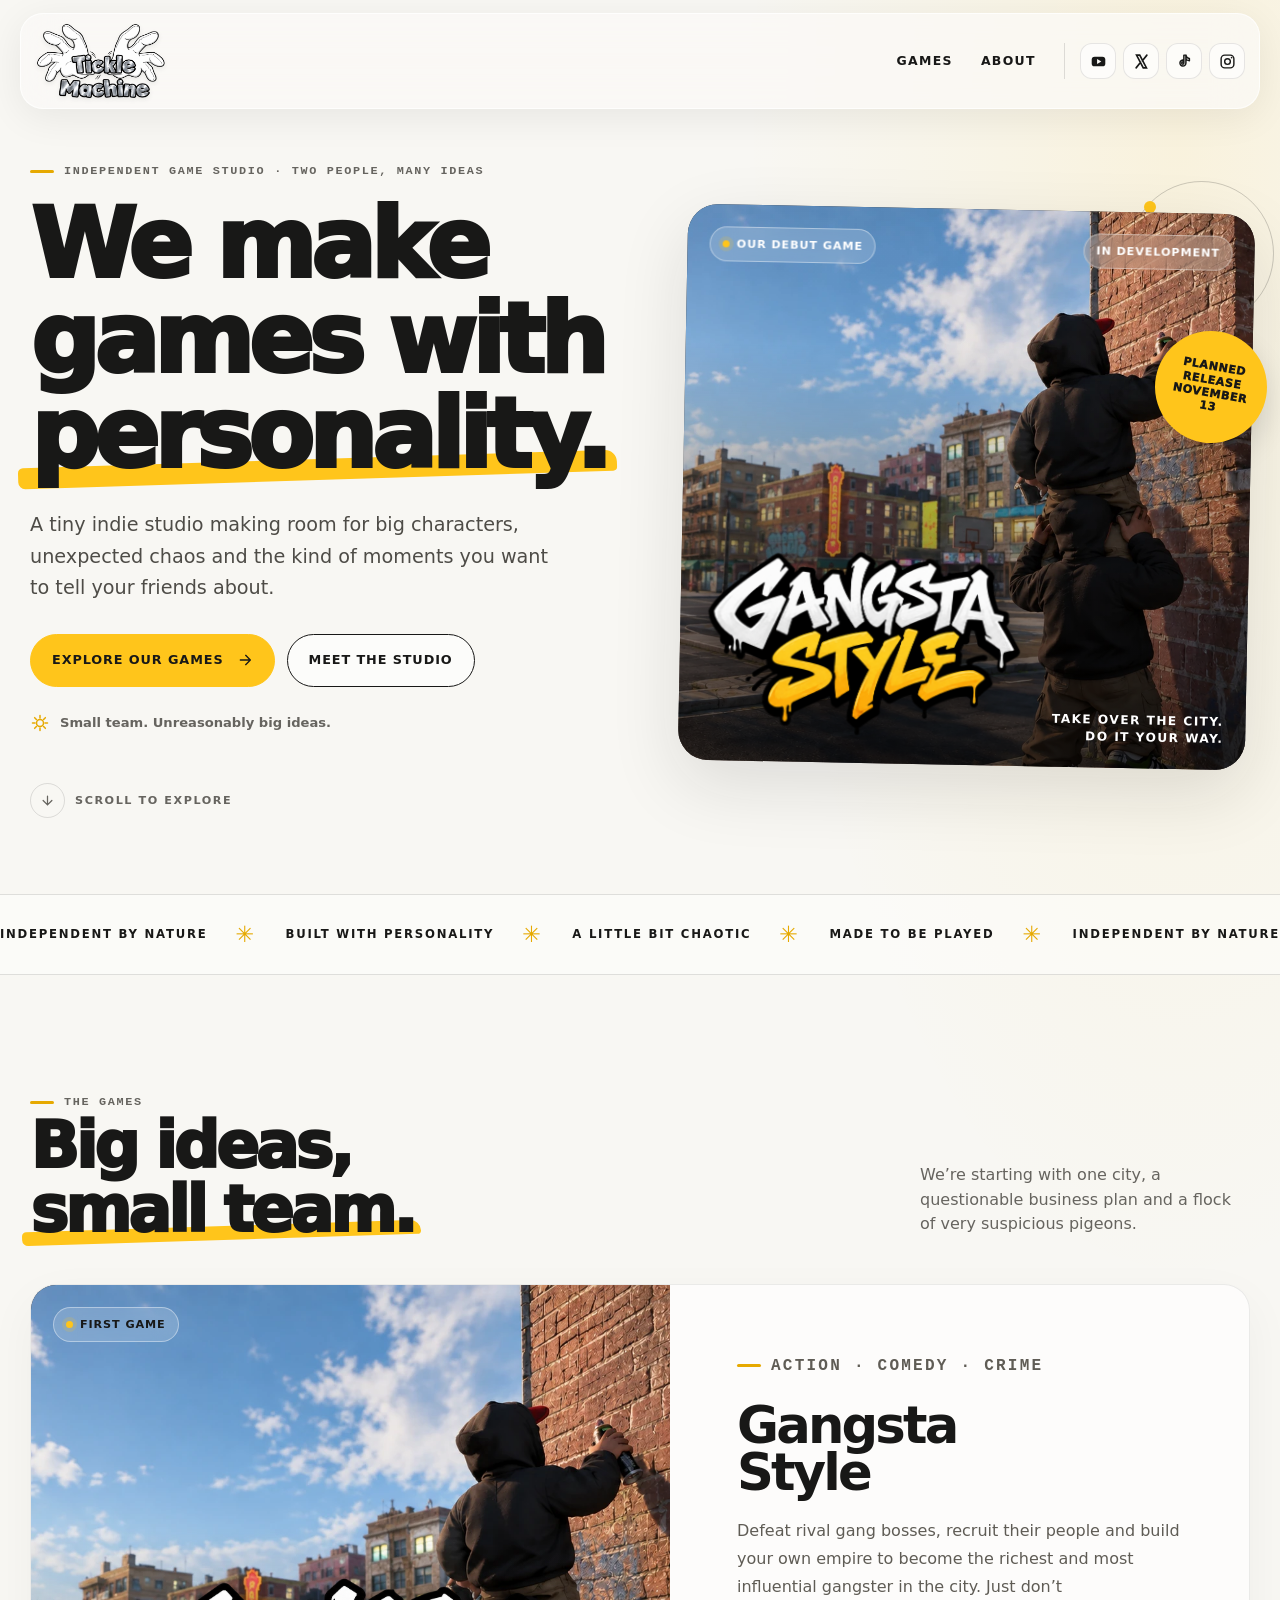
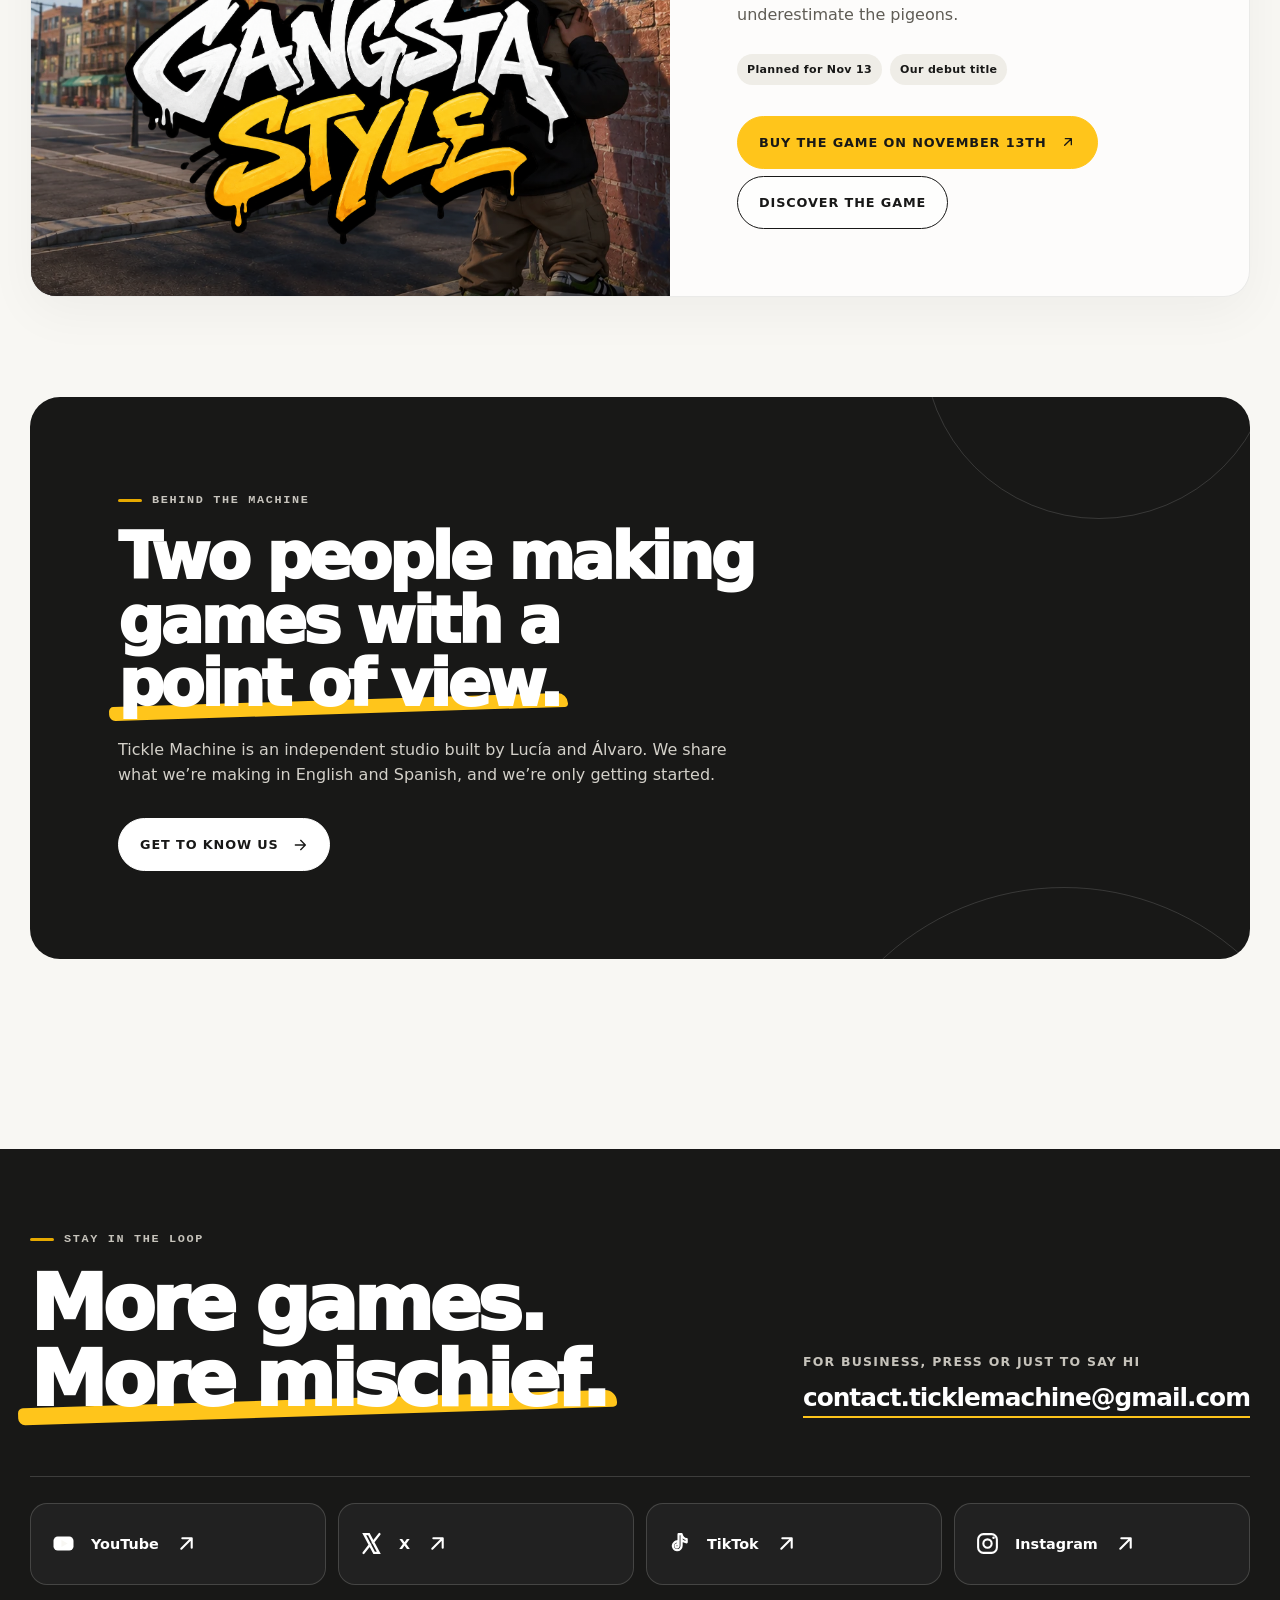
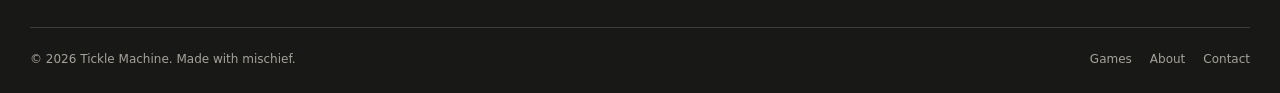
<file: index.html>
<!doctype html>
<html lang="en">
<head>
  <meta charset="utf-8">
  <meta name="viewport" content="width=device-width, initial-scale=1">
  <meta name="theme-color" content="#f8f7f3">
  <meta name="description" content="Tickle Machine is a two-person indie game studio building characterful games, starting with Gangsta Style.">
  <meta property="og:type" content="website">
  <meta property="og:title" content="Independent Games with Personality — Tickle Machine">
  <meta property="og:description" content="Tickle Machine is a two-person indie game studio building characterful games, starting with Gangsta Style.">
  <title>Tickle Machine</title>
<script>document.documentElement.classList.add("js");</script>
  <link rel="stylesheet" href="styles.css">
  <script src="script.js" defer></script>
  <link rel="icon" type="image/png" sizes="566x566" href="assets/favicon.png">
  <link rel="icon" type="image/x-icon" href="assets/favicon.ico">
  <link rel="apple-touch-icon" sizes="180x180" href="assets/apple-touch-icon.png">
</head>
<body>
<a class="skip-link" href="#main-content">Skip to content</a>
<header class="site-header">
  <div class="nav-inner">
    <a class="brand-mark" href="index.html" aria-label="Tickle Machine home"><img src="assets/tickle-machine-logo.png" alt="Tickle Machine" width="300" height="176"></a>
    <div class="nav-right">
      <button class="menu-toggle" type="button" aria-label="Open navigation menu" aria-expanded="false" aria-controls="navigation-panel"><svg viewBox="0 0 24 24" fill="none" stroke="currentColor" stroke-width="2.2" stroke-linecap="round" aria-hidden="true"><path d="M4 7h16M4 12h16M4 17h16"/></svg></button>
      <div class="nav-panel" id="navigation-panel">
        <nav class="main-nav" aria-label="Main navigation"><a class="nav-link" href="games.html">GAMES</a><a class="nav-link" href="about.html">ABOUT</a></nav>
        <div class="social-nav-wrap"><p class="mobile-social-heading">Follow the machine</p><div class="nav-socials"><a class="social-icon" href="https://www.youtube.com/@TickleMachineEN" target="_blank" rel="noopener noreferrer" aria-label="Tickle Machine on YouTube" title="YouTube"><svg viewBox="0 0 24 24" aria-hidden="true"><rect x="2.4" y="5.2" width="19.2" height="13.6" rx="4.1" fill="currentColor"/><path d="M10 8.6 16 12l-6 3.4z" fill="var(--paper, #f8f7f3)"/></svg></a><a class="social-icon" href="https://x.com/TickleMachine_" target="_blank" rel="noopener noreferrer" aria-label="Tickle Machine on X" title="X"><svg viewBox="0 0 24 24" aria-hidden="true"><path d="M5 3h4.5l9.5 18h-4.5L5 3Zm-.6 18L10.7 13m2.6-2L19.6 3" fill="none" stroke="currentColor" stroke-width="2.3" stroke-linecap="round"/></svg></a><a class="social-icon" href="https://www.tiktok.com/@ticklemachine_en" target="_blank" rel="noopener noreferrer" aria-label="Tickle Machine on TikTok" title="TikTok"><svg viewBox="0 0 24 24" aria-hidden="true"><path d="M14 3v11.2a4.2 4.2 0 1 1-3.4-4.1v3a1.5 1.5 0 1 0 .5 1.1V3H14Zm0 0c.5 2.7 2.2 4.4 4.9 4.8v3.1A9.6 9.6 0 0 1 14 8.8" fill="none" stroke="currentColor" stroke-width="2.1" stroke-linecap="round" stroke-linejoin="round"/></svg></a><a class="social-icon" href="https://www.instagram.com/ticklemachine_en/" target="_blank" rel="noopener noreferrer" aria-label="Tickle Machine on Instagram" title="Instagram"><svg viewBox="0 0 24 24" aria-hidden="true"><rect x="3" y="3" width="18" height="18" rx="5.1" fill="none" stroke="currentColor" stroke-width="2"/><circle cx="12" cy="12" r="4" fill="none" stroke="currentColor" stroke-width="2"/><circle cx="17.8" cy="6.4" r="1.2" fill="currentColor"/></svg></a></div></div>
      </div>
    </div>
  </div>
</header>
<main id="main-content">
<section class="home-hero">
  <div class="container hero-grid">
    <div class="hero-copy reveal">
      <p class="eyebrow">Independent game studio · Two people, many ideas</p>
      <h1>We make games with <span class="accent-text">personality.</span></h1>
      <p class="lead">A tiny indie studio making room for big characters, unexpected chaos and the kind of moments you want to tell your friends about.</p>
      <div class="button-row"><a class="button button-primary" href="games.html">Explore our games <svg viewBox="0 0 24 24" fill="none" stroke="currentColor" stroke-width="2" stroke-linecap="round" stroke-linejoin="round" aria-hidden="true"><path d="M5 12h14M13 5l7 7-7 7"/></svg></a><a class="button button-light" href="about.html">Meet the studio</a></div>
      <div class="hero-mini-note"><svg viewBox="0 0 24 24" fill="none" stroke="currentColor" stroke-width="1.8" stroke-linecap="round" stroke-linejoin="round" aria-hidden="true"><path d="M12 3v3m0 12v3M3 12h3m12 0h3M5.6 5.6l2.1 2.1m8.6 8.6 2.1 2.1m0-12.8-2.1 2.1m-8.6 8.6-2.1 2.1"/><circle cx="12" cy="12" r="4.2"/></svg> Small team. Unreasonably big ideas.</div>
      <div class="scroll-hint"><span><svg viewBox="0 0 24 24" fill="none" stroke="currentColor" stroke-width="2" stroke-linecap="round" stroke-linejoin="round" aria-hidden="true"><path d="M12 5v14m-7-7 7 7 7-7"/></svg></span> Scroll to explore</div>
    </div>
    <div class="hero-art-wrap reveal reveal-delay-1">
      <div class="hero-orbit" aria-hidden="true"></div>
      <div class="hero-art">
        <img src="assets/gangsta-style-scene.webp" alt="Gangsta Style concept scene, showing a character tagging a city wall" width="1671" height="941" fetchpriority="high">
        <div class="art-topline"><span class="pill"><span class="pill-dot"></span> Our debut game</span><span class="pill">In development</span></div>
        <div class="art-mark"><div class="game-logo"><img src="assets/gangsta-style-logo.png" alt="Gangsta Style logo" width="1347" height="812"></div><span class="art-title">Take over the city.<br>Do it your way.</span></div>
      </div>
      <div class="sticker">Planned release<br>November 13</div>
    </div>
  </div>
</section>
<div class="intro-strip" aria-label="Tickle Machine studio values"><div class="marquee" aria-hidden="true"><span>Independent by nature</span><span class="star">✳</span><span>Built with personality</span><span class="star">✳</span><span>A little bit chaotic</span><span class="star">✳</span><span>Made to be played</span><span class="star">✳</span><span>Independent by nature</span><span class="star">✳</span><span>Built with personality</span><span class="star">✳</span><span>A little bit chaotic</span><span class="star">✳</span><span>Made to be played</span><span class="star">✳</span></div></div>
<section class="section home-games" id="games">
  <div class="container">
    <div class="section-heading reveal"><div><p class="eyebrow">The games</p><h2>Big ideas, <span class="accent-text">small team.</span></h2></div><p>We’re starting with one city, a questionable business plan and a flock of very suspicious pigeons.</p></div>
    <article class="game-feature reveal">
      <div class="feature-visual"><img class="scene" src="assets/gangsta-style-scene.webp" alt="A character tagging a brick wall in Gangsta Style" loading="lazy" width="1671" height="941"><span class="pill visual-tag"><span class="pill-dot"></span> First game</span><div class="floating-logo"><img src="assets/gangsta-style-logo.png" alt="Gangsta Style" loading="lazy" width="1347" height="812"></div></div>
      <div class="feature-content"><p class="eyebrow">Action · Comedy · Crime</p><h3>Gangsta<br>Style</h3><p>Defeat rival gang bosses, recruit their people and build your own empire to become the richest and most influential gangster in the city. Just don’t underestimate the pigeons.</p><div class="feature-meta"><span class="meta-chip">Planned for Nov 13</span><span class="meta-chip">Our debut title</span></div><a class="button button-primary"
       href="https://tickle-machine.itch.io/gangsta-style"
       target="_blank"
       rel="noopener noreferrer">
        Buy the game on November 13th
        <svg viewBox="0 0 24 24" fill="none"
             stroke="currentColor" stroke-width="2"
             stroke-linecap="round" stroke-linejoin="round"
             aria-hidden="true">
            <path d="M7 17 17 7M8 7h9v9"/>
        </svg>
    </a>

    <a class="button button-light" href="gangsta-style.html">
        Discover the game
    </a></div>
    </article>
    <div class="studio-banner reveal">
      <p class="eyebrow">Behind the machine</p><h2>Two people making games with a <span class="accent-text">point of view.</span></h2><p>Tickle Machine is an independent studio built by Lucía and Álvaro. We share what we’re making in English and Spanish, and we’re only getting started.</p><div class="button-row"><a class="button button-light" href="about.html">Get to know us <svg viewBox="0 0 24 24" fill="none" stroke="currentColor" stroke-width="2" stroke-linecap="round" stroke-linejoin="round" aria-hidden="true"><path d="M5 12h14M13 5l7 7-7 7"/></svg></a></div>
    </div>
  </div>
</section>
</main>
<footer class="site-footer">
  <div class="container">
    <div class="footer-top">
      <div><p class="eyebrow">Stay in the loop</p><h2>More games.<br><span class="accent-text">More mischief.</span></h2></div>
      <div class="footer-email-block"><p>For business, press or just to say hi</p><a class="footer-email" href="mailto:contact.ticklemachine@gmail.com">contact.ticklemachine@gmail.com</a></div>
    </div>
    <div class="footer-socials" aria-label="Social media"><a class="footer-social" href="https://www.youtube.com/@TickleMachineEN" target="_blank" rel="noopener noreferrer" aria-label="Follow Tickle Machine on YouTube"><svg viewBox="0 0 24 24" aria-hidden="true"><rect x="2.4" y="5.2" width="19.2" height="13.6" rx="4.1" fill="currentColor"/><path d="M10 8.6 16 12l-6 3.4z" fill="var(--paper, #f8f7f3)"/></svg><span>YouTube</span><svg viewBox="0 0 24 24" fill="none" stroke="currentColor" stroke-width="2" stroke-linecap="round" stroke-linejoin="round" aria-hidden="true"><path d="M7 17 17 7M8 7h9v9"/></svg></a><a class="footer-social" href="https://x.com/TickleMachine_" target="_blank" rel="noopener noreferrer" aria-label="Follow Tickle Machine on X"><svg viewBox="0 0 24 24" aria-hidden="true"><path d="M5 3h4.5l9.5 18h-4.5L5 3Zm-.6 18L10.7 13m2.6-2L19.6 3" fill="none" stroke="currentColor" stroke-width="2.3" stroke-linecap="round"/></svg><span>X</span><svg viewBox="0 0 24 24" fill="none" stroke="currentColor" stroke-width="2" stroke-linecap="round" stroke-linejoin="round" aria-hidden="true"><path d="M7 17 17 7M8 7h9v9"/></svg></a><a class="footer-social" href="https://www.tiktok.com/@ticklemachine_en" target="_blank" rel="noopener noreferrer" aria-label="Follow Tickle Machine on TikTok"><svg viewBox="0 0 24 24" aria-hidden="true"><path d="M14 3v11.2a4.2 4.2 0 1 1-3.4-4.1v3a1.5 1.5 0 1 0 .5 1.1V3H14Zm0 0c.5 2.7 2.2 4.4 4.9 4.8v3.1A9.6 9.6 0 0 1 14 8.8" fill="none" stroke="currentColor" stroke-width="2.1" stroke-linecap="round" stroke-linejoin="round"/></svg><span>TikTok</span><svg viewBox="0 0 24 24" fill="none" stroke="currentColor" stroke-width="2" stroke-linecap="round" stroke-linejoin="round" aria-hidden="true"><path d="M7 17 17 7M8 7h9v9"/></svg></a><a class="footer-social" href="https://www.instagram.com/ticklemachine_en/" target="_blank" rel="noopener noreferrer" aria-label="Follow Tickle Machine on Instagram"><svg viewBox="0 0 24 24" aria-hidden="true"><rect x="3" y="3" width="18" height="18" rx="5.1" fill="none" stroke="currentColor" stroke-width="2"/><circle cx="12" cy="12" r="4" fill="none" stroke="currentColor" stroke-width="2"/><circle cx="17.8" cy="6.4" r="1.2" fill="currentColor"/></svg><span>Instagram</span><svg viewBox="0 0 24 24" fill="none" stroke="currentColor" stroke-width="2" stroke-linecap="round" stroke-linejoin="round" aria-hidden="true"><path d="M7 17 17 7M8 7h9v9"/></svg></a></div>
    <div class="footer-bottom"><p>© <span data-current-year>2026</span> Tickle Machine. Made with mischief.</p><div class="footer-bottom-links"><a href="games.html">Games</a><a href="about.html">About</a><a href="mailto:contact.ticklemachine@gmail.com">Contact</a></div></div>
  </div>
</footer>
</body>
</html>
</file>
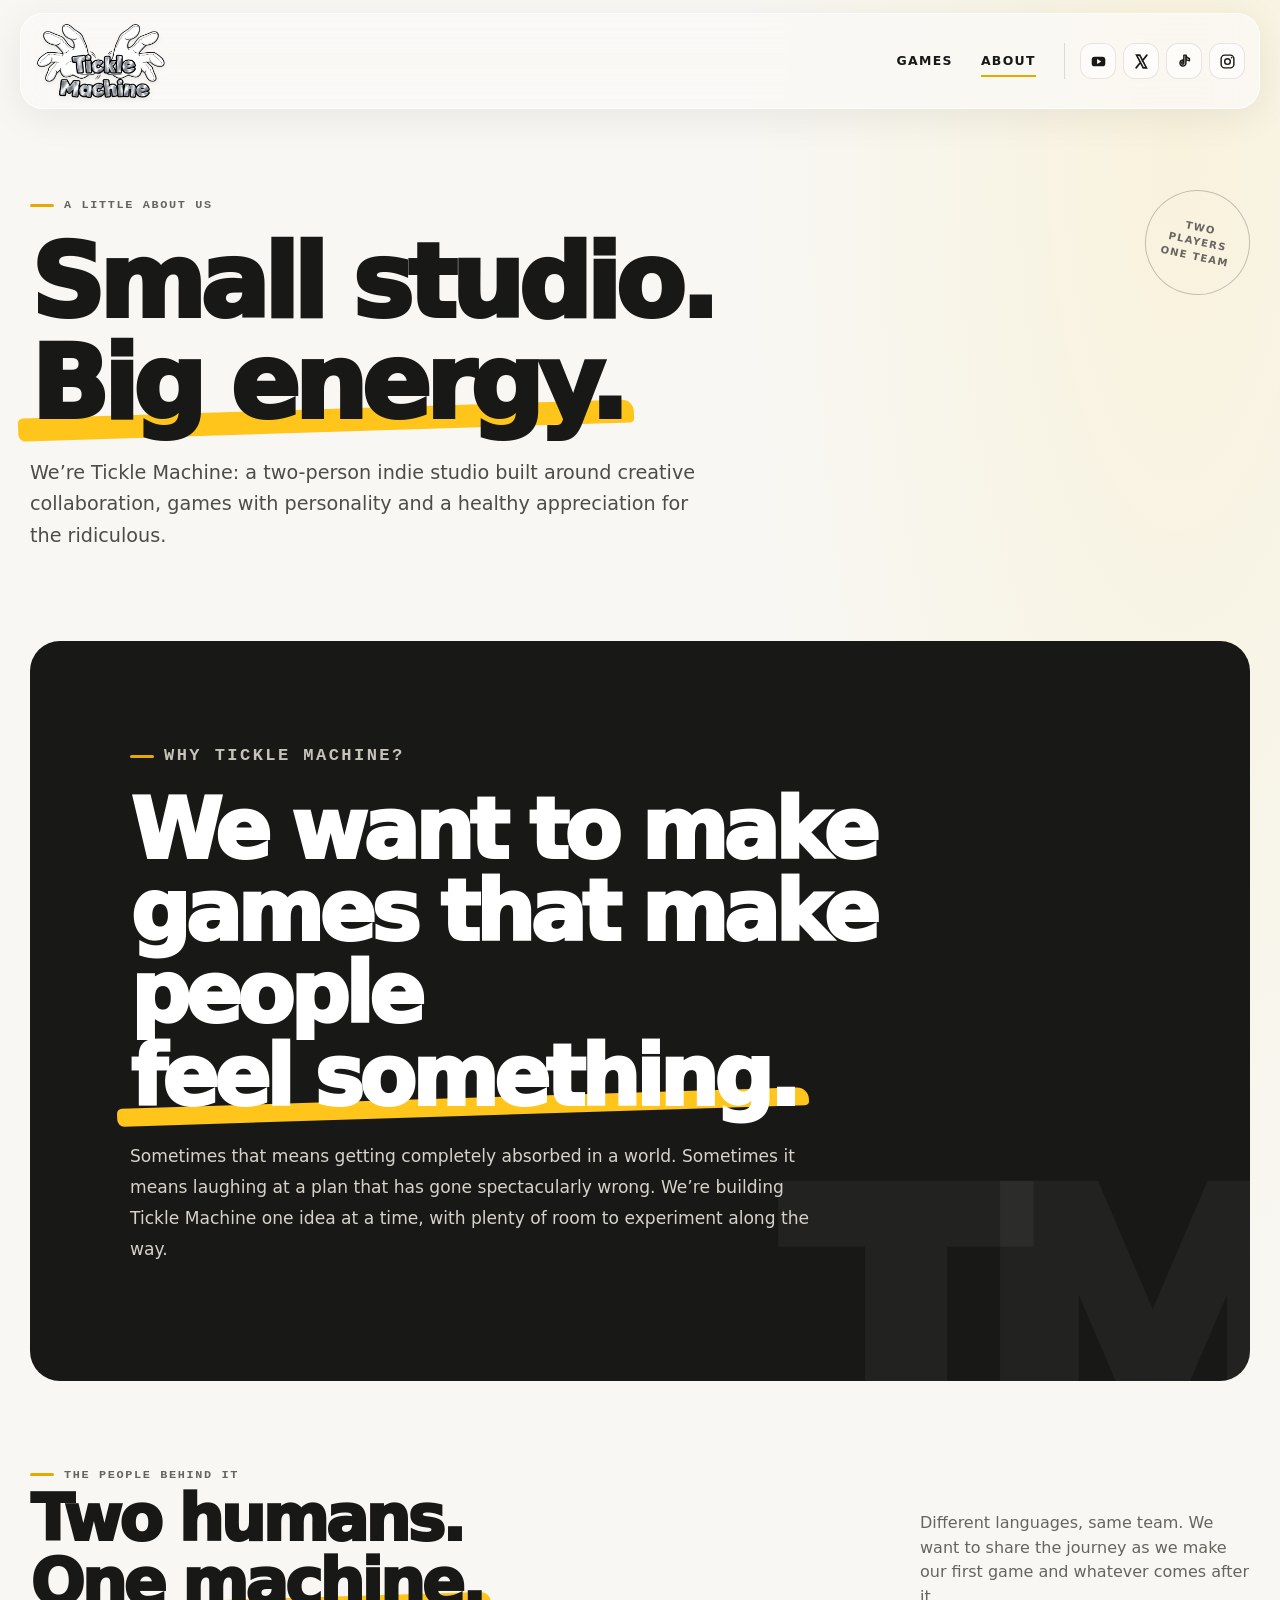
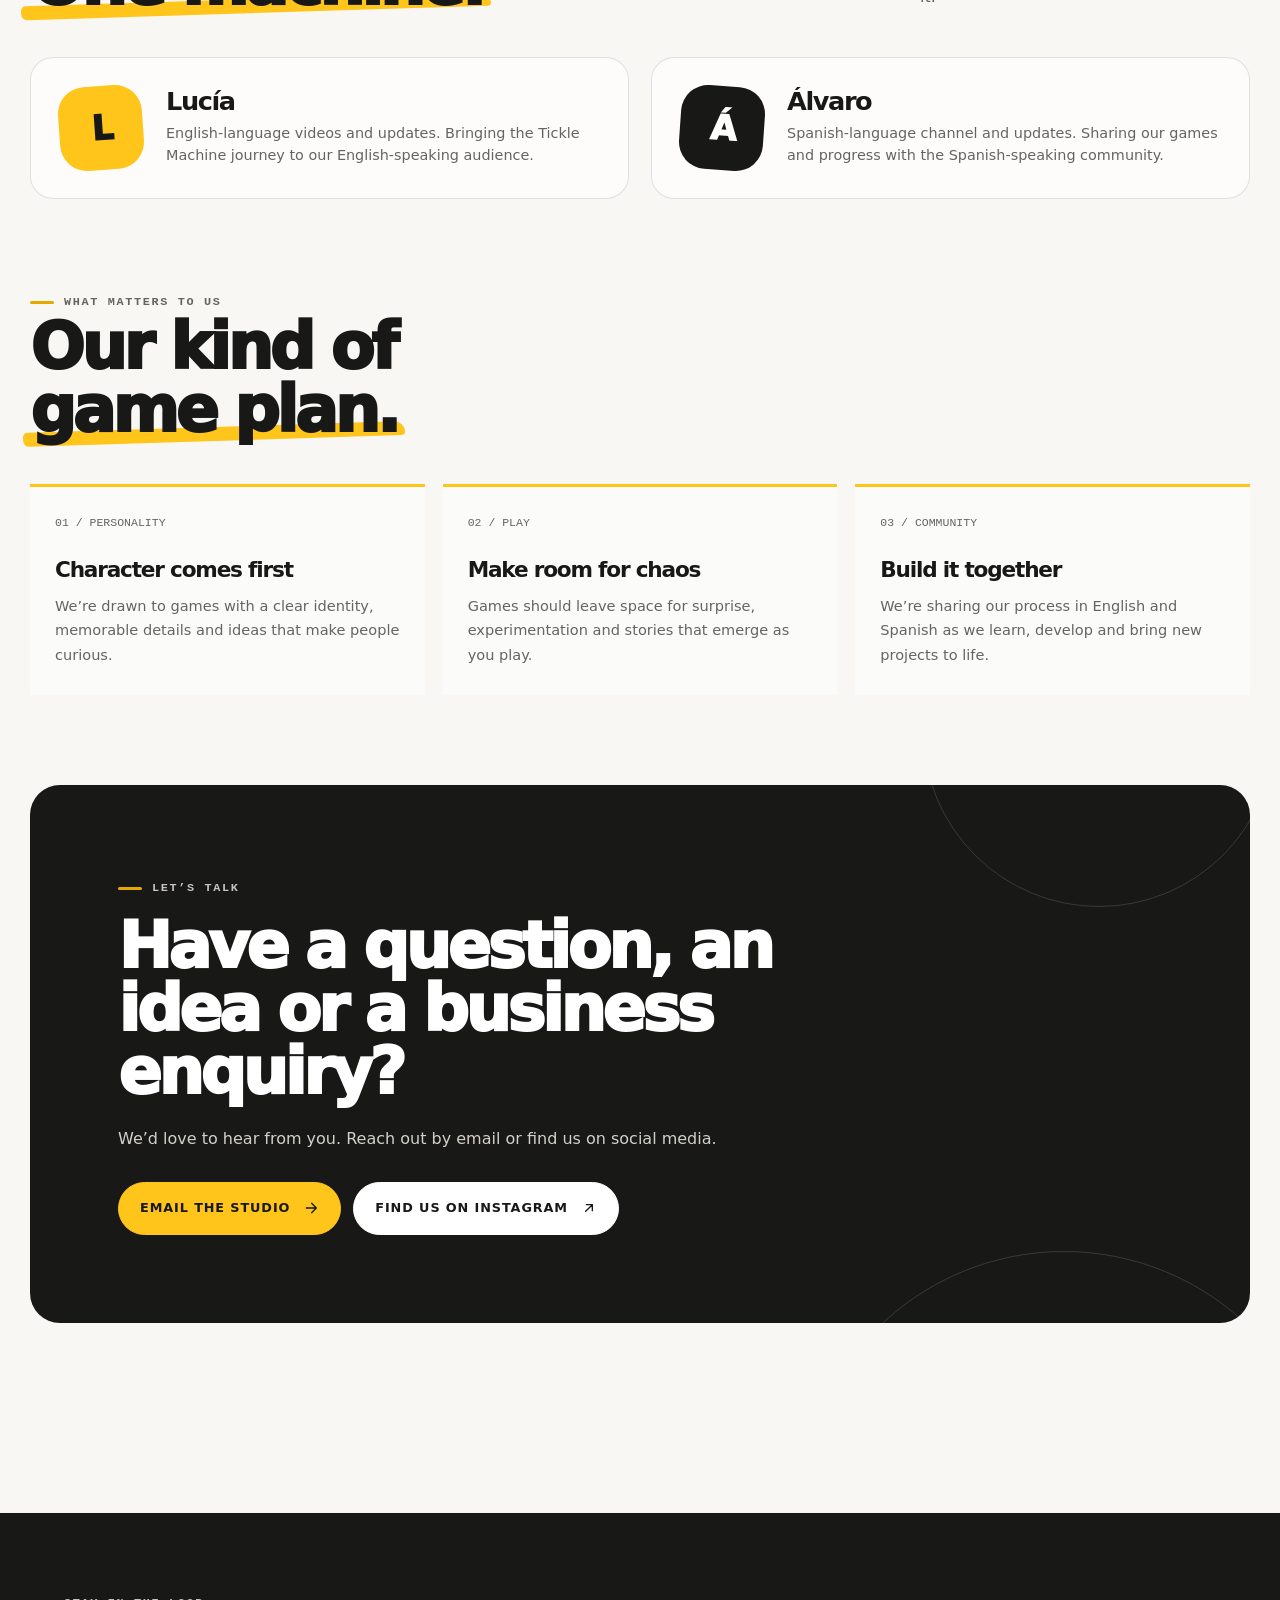
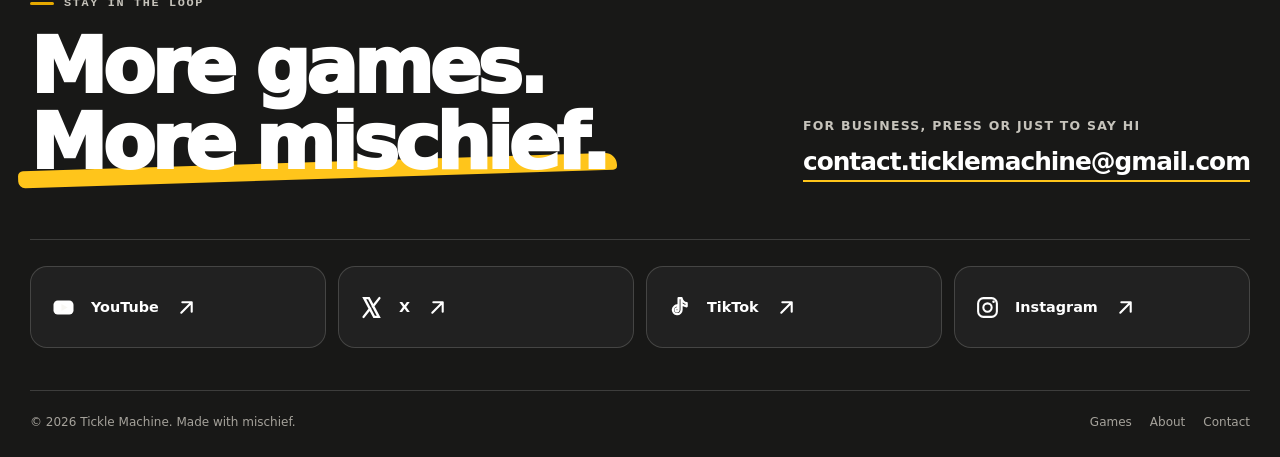
<file: about.html>
<!doctype html>
<html lang="en">
<head>
  <meta charset="utf-8">
  <meta name="viewport" content="width=device-width, initial-scale=1">
  <meta name="theme-color" content="#f8f7f3">
  <meta name="description" content="Meet Lucía and Álvaro, the two-person indie studio behind Tickle Machine, and learn about the ideas shaping their games.">
  <meta property="og:type" content="website">
  <meta property="og:title" content="About Us — Tickle Machine">
  <meta property="og:description" content="Meet Lucía and Álvaro, the two-person indie studio behind Tickle Machine, and learn about the ideas shaping their games.">
  <title>Tickle Machine</title>
<script>document.documentElement.classList.add("js");</script>
  <link rel="stylesheet" href="styles.css">
  <script src="script.js" defer></script>
  <link rel="icon" type="image/png" sizes="566x566" href="assets/favicon.png">
  <link rel="icon" type="image/x-icon" href="assets/favicon.ico">
  <link rel="apple-touch-icon" sizes="180x180" href="assets/apple-touch-icon.png">
</head>
<body>
<a class="skip-link" href="#main-content">Skip to content</a>
<header class="site-header">
  <div class="nav-inner">
    <a class="brand-mark" href="index.html" aria-label="Tickle Machine home"><img src="assets/tickle-machine-logo.png" alt="Tickle Machine" width="300" height="176"></a>
    <div class="nav-right">
      <button class="menu-toggle" type="button" aria-label="Open navigation menu" aria-expanded="false" aria-controls="navigation-panel"><svg viewBox="0 0 24 24" fill="none" stroke="currentColor" stroke-width="2.2" stroke-linecap="round" aria-hidden="true"><path d="M4 7h16M4 12h16M4 17h16"/></svg></button>
      <div class="nav-panel" id="navigation-panel">
        <nav class="main-nav" aria-label="Main navigation"><a class="nav-link" href="games.html">GAMES</a><a class="nav-link" href="about.html" aria-current="page">ABOUT</a></nav>
        <div class="social-nav-wrap"><p class="mobile-social-heading">Follow the machine</p><div class="nav-socials"><a class="social-icon" href="https://www.youtube.com/@TickleMachineEN" target="_blank" rel="noopener noreferrer" aria-label="Tickle Machine on YouTube" title="YouTube"><svg viewBox="0 0 24 24" aria-hidden="true"><rect x="2.4" y="5.2" width="19.2" height="13.6" rx="4.1" fill="currentColor"/><path d="M10 8.6 16 12l-6 3.4z" fill="var(--paper, #f8f7f3)"/></svg></a><a class="social-icon" href="https://x.com/TickleMachine_" target="_blank" rel="noopener noreferrer" aria-label="Tickle Machine on X" title="X"><svg viewBox="0 0 24 24" aria-hidden="true"><path d="M5 3h4.5l9.5 18h-4.5L5 3Zm-.6 18L10.7 13m2.6-2L19.6 3" fill="none" stroke="currentColor" stroke-width="2.3" stroke-linecap="round"/></svg></a><a class="social-icon" href="https://www.tiktok.com/@ticklemachine_en" target="_blank" rel="noopener noreferrer" aria-label="Tickle Machine on TikTok" title="TikTok"><svg viewBox="0 0 24 24" aria-hidden="true"><path d="M14 3v11.2a4.2 4.2 0 1 1-3.4-4.1v3a1.5 1.5 0 1 0 .5 1.1V3H14Zm0 0c.5 2.7 2.2 4.4 4.9 4.8v3.1A9.6 9.6 0 0 1 14 8.8" fill="none" stroke="currentColor" stroke-width="2.1" stroke-linecap="round" stroke-linejoin="round"/></svg></a><a class="social-icon" href="https://www.instagram.com/ticklemachine_en/" target="_blank" rel="noopener noreferrer" aria-label="Tickle Machine on Instagram" title="Instagram"><svg viewBox="0 0 24 24" aria-hidden="true"><rect x="3" y="3" width="18" height="18" rx="5.1" fill="none" stroke="currentColor" stroke-width="2"/><circle cx="12" cy="12" r="4" fill="none" stroke="currentColor" stroke-width="2"/><circle cx="17.8" cy="6.4" r="1.2" fill="currentColor"/></svg></a></div></div>
      </div>
    </div>
  </div>
</header>
<main id="main-content">
<section class="page-intro">
  <div class="container"><p class="eyebrow reveal">A little about us</p><h1 class="reveal">Small studio.<br><span class="accent-text">Big energy.</span></h1><p class="lead reveal">We’re Tickle Machine: a two-person indie studio built around creative collaboration, games with personality and a healthy appreciation for the ridiculous.</p></div>
  <div class="page-stamp" aria-hidden="true">Two<br>players<br>one team</div>
</section>
<section class="section" style="padding-top:0">
  <div class="container">
    <div class="about-manifesto reveal"><p class="eyebrow">Why Tickle Machine?</p><h2>We want to make games that make people <span class="accent-text">feel something.</span></h2><p>Sometimes that means getting completely absorbed in a world. Sometimes it means laughing at a plan that has gone spectacularly wrong. We’re building Tickle Machine one idea at a time, with plenty of room to experiment along the way.</p></div>
    <div class="section-heading reveal" style="margin-top:78px"><div><p class="eyebrow">The people behind it</p><h2>Two humans.<br><span class="accent-text">One machine.</span></h2></div><p>Different languages, same team. We want to share the journey as we make our first game and whatever comes after it.</p></div>
    <div class="people-grid">
      <article class="person-card reveal"><div class="person-monogram" aria-hidden="true">L</div><div><h3>Lucía</h3><p>English-language videos and updates. Bringing the Tickle Machine journey to our English-speaking audience.</p></div></article>
      <article class="person-card reveal reveal-delay-1"><div class="person-monogram" aria-hidden="true">Á</div><div><h3>Álvaro</h3><p>Spanish-language channel and updates. Sharing our games and progress with the Spanish-speaking community.</p></div></article>
    </div>
    <div class="section-heading reveal" style="margin-top:88px"><div><p class="eyebrow">What matters to us</p><h2>Our kind of <span class="accent-text">game plan.</span></h2></div></div>
    <div class="values-grid">
      <article class="value-card reveal"><span class="value-number">01 / PERSONALITY</span><h3>Character comes first</h3><p>We’re drawn to games with a clear identity, memorable details and ideas that make people curious.</p></article>
      <article class="value-card reveal reveal-delay-1"><span class="value-number">02 / PLAY</span><h3>Make room for chaos</h3><p>Games should leave space for surprise, experimentation and stories that emerge as you play.</p></article>
      <article class="value-card reveal reveal-delay-2"><span class="value-number">03 / COMMUNITY</span><h3>Build it together</h3><p>We’re sharing our process in English and Spanish as we learn, develop and bring new projects to life.</p></article>
    </div>
    <div class="about-contact studio-banner about-contact reveal"><p class="eyebrow">Let’s talk</p><h2>Have a question, an idea or a business enquiry?</h2><p>We’d love to hear from you. Reach out by email or find us on social media.</p><div class="button-row"><a class="button button-primary" href="mailto:contact.ticklemachine@gmail.com">Email the studio <svg viewBox="0 0 24 24" fill="none" stroke="currentColor" stroke-width="2" stroke-linecap="round" stroke-linejoin="round" aria-hidden="true"><path d="M5 12h14M13 5l7 7-7 7"/></svg></a><a class="button button-light" href="https://www.instagram.com/ticklemachine_en/" target="_blank" rel="noopener noreferrer">Find us on Instagram <svg viewBox="0 0 24 24" fill="none" stroke="currentColor" stroke-width="2" stroke-linecap="round" stroke-linejoin="round" aria-hidden="true"><path d="M7 17 17 7M8 7h9v9"/></svg></a></div></div>
  </div>
</section>
</main>
<footer class="site-footer">
  <div class="container">
    <div class="footer-top">
      <div><p class="eyebrow">Stay in the loop</p><h2>More games.<br><span class="accent-text">More mischief.</span></h2></div>
      <div class="footer-email-block"><p>For business, press or just to say hi</p><a class="footer-email" href="mailto:contact.ticklemachine@gmail.com">contact.ticklemachine@gmail.com</a></div>
    </div>
    <div class="footer-socials" aria-label="Social media"><a class="footer-social" href="https://www.youtube.com/@TickleMachineEN" target="_blank" rel="noopener noreferrer" aria-label="Follow Tickle Machine on YouTube"><svg viewBox="0 0 24 24" aria-hidden="true"><rect x="2.4" y="5.2" width="19.2" height="13.6" rx="4.1" fill="currentColor"/><path d="M10 8.6 16 12l-6 3.4z" fill="var(--paper, #f8f7f3)"/></svg><span>YouTube</span><svg viewBox="0 0 24 24" fill="none" stroke="currentColor" stroke-width="2" stroke-linecap="round" stroke-linejoin="round" aria-hidden="true"><path d="M7 17 17 7M8 7h9v9"/></svg></a><a class="footer-social" href="https://x.com/TickleMachine_" target="_blank" rel="noopener noreferrer" aria-label="Follow Tickle Machine on X"><svg viewBox="0 0 24 24" aria-hidden="true"><path d="M5 3h4.5l9.5 18h-4.5L5 3Zm-.6 18L10.7 13m2.6-2L19.6 3" fill="none" stroke="currentColor" stroke-width="2.3" stroke-linecap="round"/></svg><span>X</span><svg viewBox="0 0 24 24" fill="none" stroke="currentColor" stroke-width="2" stroke-linecap="round" stroke-linejoin="round" aria-hidden="true"><path d="M7 17 17 7M8 7h9v9"/></svg></a><a class="footer-social" href="https://www.tiktok.com/@ticklemachine_en" target="_blank" rel="noopener noreferrer" aria-label="Follow Tickle Machine on TikTok"><svg viewBox="0 0 24 24" aria-hidden="true"><path d="M14 3v11.2a4.2 4.2 0 1 1-3.4-4.1v3a1.5 1.5 0 1 0 .5 1.1V3H14Zm0 0c.5 2.7 2.2 4.4 4.9 4.8v3.1A9.6 9.6 0 0 1 14 8.8" fill="none" stroke="currentColor" stroke-width="2.1" stroke-linecap="round" stroke-linejoin="round"/></svg><span>TikTok</span><svg viewBox="0 0 24 24" fill="none" stroke="currentColor" stroke-width="2" stroke-linecap="round" stroke-linejoin="round" aria-hidden="true"><path d="M7 17 17 7M8 7h9v9"/></svg></a><a class="footer-social" href="https://www.instagram.com/ticklemachine_en/" target="_blank" rel="noopener noreferrer" aria-label="Follow Tickle Machine on Instagram"><svg viewBox="0 0 24 24" aria-hidden="true"><rect x="3" y="3" width="18" height="18" rx="5.1" fill="none" stroke="currentColor" stroke-width="2"/><circle cx="12" cy="12" r="4" fill="none" stroke="currentColor" stroke-width="2"/><circle cx="17.8" cy="6.4" r="1.2" fill="currentColor"/></svg><span>Instagram</span><svg viewBox="0 0 24 24" fill="none" stroke="currentColor" stroke-width="2" stroke-linecap="round" stroke-linejoin="round" aria-hidden="true"><path d="M7 17 17 7M8 7h9v9"/></svg></a></div>
    <div class="footer-bottom"><p>© <span data-current-year>2026</span> Tickle Machine. Made with mischief.</p><div class="footer-bottom-links"><a href="games.html">Games</a><a href="about.html">About</a><a href="mailto:contact.ticklemachine@gmail.com">Contact</a></div></div>
  </div>
</footer>
</body>
</html>
</file>
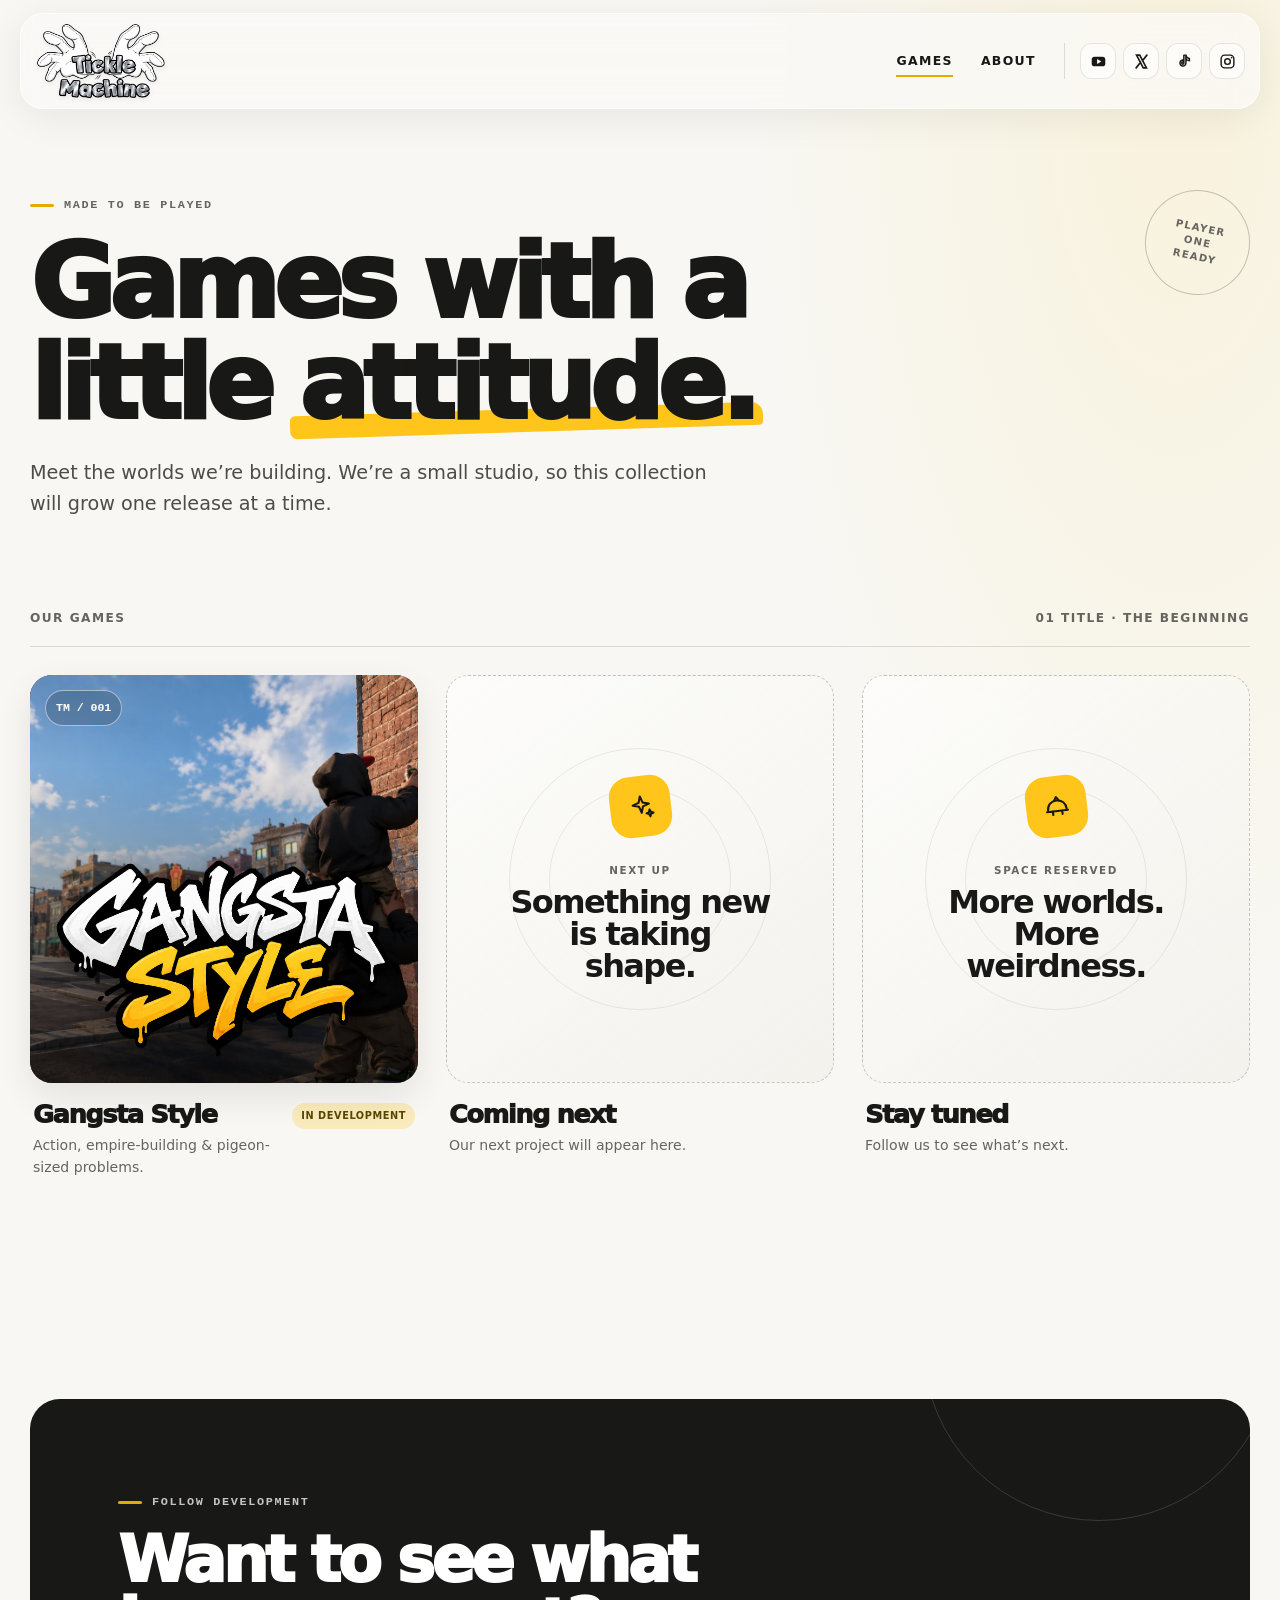
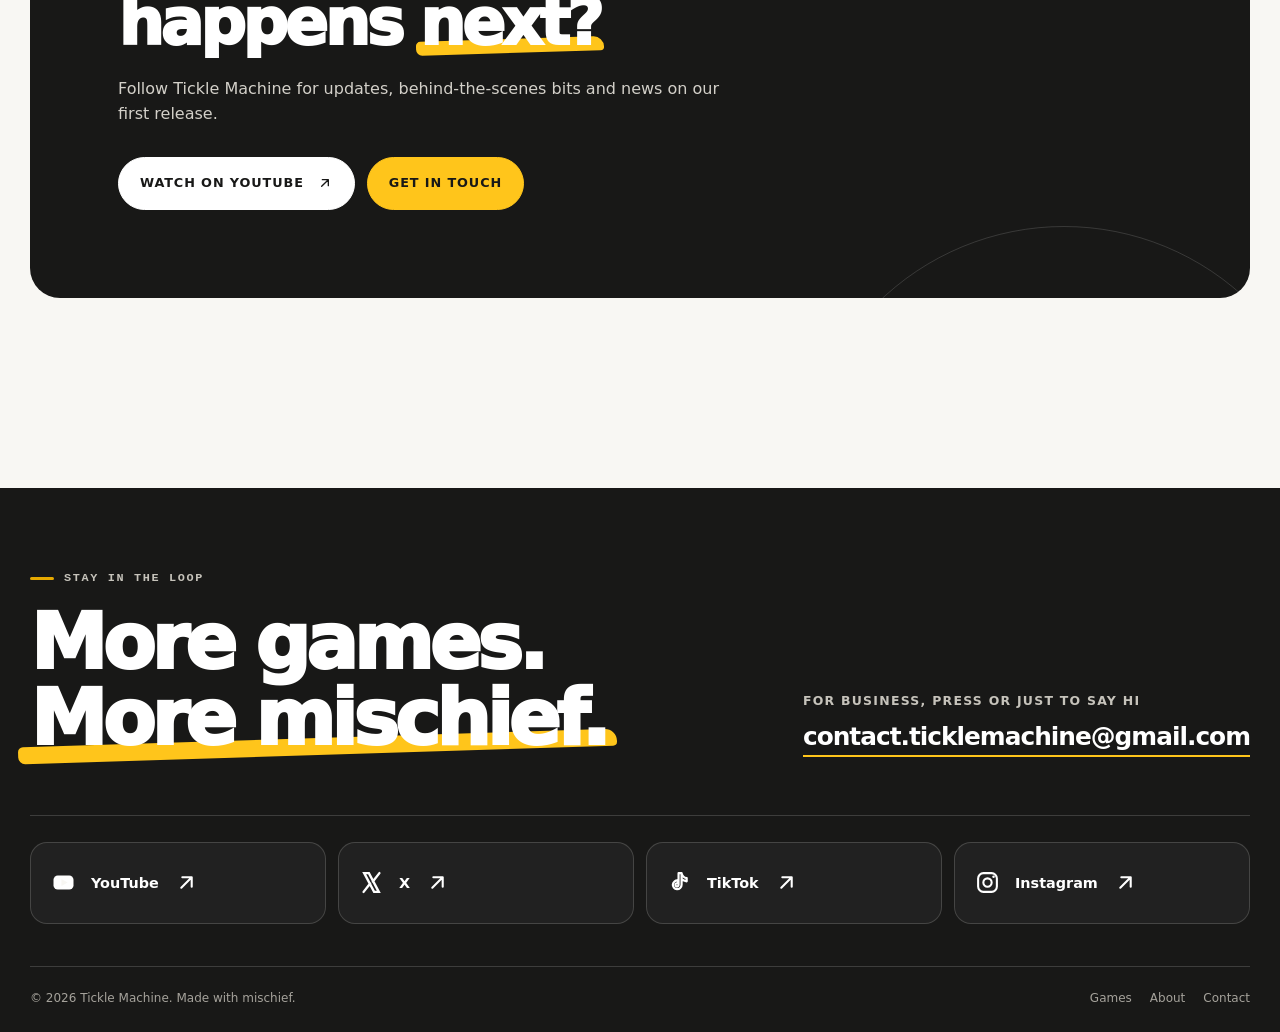
<file: games.html>
<!doctype html>
<html lang="en">
<head>
  <meta charset="utf-8">
  <meta name="viewport" content="width=device-width, initial-scale=1">
  <meta name="theme-color" content="#f8f7f3">
  <meta name="description" content="Explore games by Tickle Machine, a small independent studio starting with the action-comedy game Gangsta Style.">
  <meta property="og:type" content="website">
  <meta property="og:title" content="Games — Tickle Machine">
  <meta property="og:description" content="Explore games by Tickle Machine, a small independent studio starting with the action-comedy game Gangsta Style.">
  <title>Tickle Machine</title>
<script>document.documentElement.classList.add("js");</script>
  <link rel="stylesheet" href="styles.css">
  <script src="script.js" defer></script>
  <link rel="icon" type="image/png" sizes="566x566" href="assets/favicon.png">
  <link rel="icon" type="image/x-icon" href="assets/favicon.ico">
  <link rel="apple-touch-icon" sizes="180x180" href="assets/apple-touch-icon.png">
</head>
<body>
<a class="skip-link" href="#main-content">Skip to content</a>
<header class="site-header">
  <div class="nav-inner">
    <a class="brand-mark" href="index.html" aria-label="Tickle Machine home"><img src="assets/tickle-machine-logo.png" alt="Tickle Machine" width="300" height="176"></a>
    <div class="nav-right">
      <button class="menu-toggle" type="button" aria-label="Open navigation menu" aria-expanded="false" aria-controls="navigation-panel"><svg viewBox="0 0 24 24" fill="none" stroke="currentColor" stroke-width="2.2" stroke-linecap="round" aria-hidden="true"><path d="M4 7h16M4 12h16M4 17h16"/></svg></button>
      <div class="nav-panel" id="navigation-panel">
        <nav class="main-nav" aria-label="Main navigation"><a class="nav-link" href="games.html" aria-current="page">GAMES</a><a class="nav-link" href="about.html">ABOUT</a></nav>
        <div class="social-nav-wrap"><p class="mobile-social-heading">Follow the machine</p><div class="nav-socials"><a class="social-icon" href="https://www.youtube.com/@TickleMachineEN" target="_blank" rel="noopener noreferrer" aria-label="Tickle Machine on YouTube" title="YouTube"><svg viewBox="0 0 24 24" aria-hidden="true"><rect x="2.4" y="5.2" width="19.2" height="13.6" rx="4.1" fill="currentColor"/><path d="M10 8.6 16 12l-6 3.4z" fill="var(--paper, #f8f7f3)"/></svg></a><a class="social-icon" href="https://x.com/TickleMachine_" target="_blank" rel="noopener noreferrer" aria-label="Tickle Machine on X" title="X"><svg viewBox="0 0 24 24" aria-hidden="true"><path d="M5 3h4.5l9.5 18h-4.5L5 3Zm-.6 18L10.7 13m2.6-2L19.6 3" fill="none" stroke="currentColor" stroke-width="2.3" stroke-linecap="round"/></svg></a><a class="social-icon" href="https://www.tiktok.com/@ticklemachine_en" target="_blank" rel="noopener noreferrer" aria-label="Tickle Machine on TikTok" title="TikTok"><svg viewBox="0 0 24 24" aria-hidden="true"><path d="M14 3v11.2a4.2 4.2 0 1 1-3.4-4.1v3a1.5 1.5 0 1 0 .5 1.1V3H14Zm0 0c.5 2.7 2.2 4.4 4.9 4.8v3.1A9.6 9.6 0 0 1 14 8.8" fill="none" stroke="currentColor" stroke-width="2.1" stroke-linecap="round" stroke-linejoin="round"/></svg></a><a class="social-icon" href="https://www.instagram.com/ticklemachine_en/" target="_blank" rel="noopener noreferrer" aria-label="Tickle Machine on Instagram" title="Instagram"><svg viewBox="0 0 24 24" aria-hidden="true"><rect x="3" y="3" width="18" height="18" rx="5.1" fill="none" stroke="currentColor" stroke-width="2"/><circle cx="12" cy="12" r="4" fill="none" stroke="currentColor" stroke-width="2"/><circle cx="17.8" cy="6.4" r="1.2" fill="currentColor"/></svg></a></div></div>
      </div>
    </div>
  </div>
</header>
<main id="main-content">
<section class="page-intro">
  <div class="container">
    <p class="eyebrow reveal">Made to be played</p>
    <h1 class="reveal">Games with a little <span class="accent-text">attitude.</span></h1>
    <p class="lead reveal">Meet the worlds we’re building. We’re a small studio, so this collection will grow one release at a time.</p>
  </div>
  <div class="page-stamp" aria-hidden="true">Player<br>one<br>ready</div>
</section>
<section class="games-grid-section">
  <div class="container">
    <div class="games-toolbar reveal"><span>Our games</span><span>01 title · the beginning</span></div>
    <div class="games-grid">
      <article class="game-card reveal"><a class="game-card-link" href="gangsta-style.html" aria-label="Discover Gangsta Style">
        <div class="game-cover"><img class="cover-bg" src="assets/gangsta-style-scene.webp" alt="" loading="lazy" width="1671" height="941"><span class="cover-index">TM / 001</span><span class="cover-open"><svg viewBox="0 0 24 24" fill="none" stroke="currentColor" stroke-width="2" stroke-linecap="round" stroke-linejoin="round" aria-hidden="true"><path d="M7 17 17 7M8 7h9v9"/></svg></span><div class="cover-logo"><img src="assets/gangsta-style-logo.png" alt="Gangsta Style" loading="lazy" width="1347" height="812"></div></div>
        <div class="game-card-info"><div><h2>Gangsta Style</h2><p>Action, empire-building & pigeon-sized problems.</p></div><span class="game-status">In development</span></div>
      </a></article>
      <article class="game-card placeholder-card reveal reveal-delay-1"><div class="placeholder-cover"><span class="placeholder-icon"><svg viewBox="0 0 24 24" fill="none" stroke="currentColor" stroke-width="1.8" stroke-linecap="round" stroke-linejoin="round" aria-hidden="true"><path d="m12 3 1.7 5.3L19 10l-5.3 1.7L12 17l-1.7-5.3L5 10l5.3-1.7L12 3Z"/><path d="m19 15 .8 2.2L22 18l-2.2.8L19 21l-.8-2.2L16 18l2.2-.8L19 15Z"/></svg></span><span class="placeholder-kicker">Next up</span><strong>Something new is taking shape.</strong></div><div class="game-card-info"><div><h2>Coming next</h2><p>Our next project will appear here.</p></div></div></article>
      <article class="game-card placeholder-card reveal reveal-delay-2"><div class="placeholder-cover"><span class="placeholder-icon"><svg viewBox="0 0 24 24" fill="none" stroke="currentColor" stroke-width="1.8" stroke-linecap="round" stroke-linejoin="round" aria-hidden="true"><path d="M4 14.5c0-4.8 3.2-8 8-8s8 3.2 8 8"/><path d="M3 15.5h18M8 15.5v3m8-3v3M10 6.5l2-3 2 3"/></svg></span><span class="placeholder-kicker">Space reserved</span><strong>More worlds. More weirdness.</strong></div><div class="game-card-info"><div><h2>Stay tuned</h2><p>Follow us to see what’s next.</p></div></div></article>
    </div>
  </div>
</section>
<section class="section" style="padding-top:0"><div class="container"><div class="studio-banner reveal"><p class="eyebrow">Follow development</p><h2>Want to see what happens <span class="accent-text">next?</span></h2><p>Follow Tickle Machine for updates, behind-the-scenes bits and news on our first release.</p><div class="button-row"><a class="button button-light" href="https://www.youtube.com/@TickleMachineEN" target="_blank" rel="noopener noreferrer">Watch on YouTube <svg viewBox="0 0 24 24" fill="none" stroke="currentColor" stroke-width="2" stroke-linecap="round" stroke-linejoin="round" aria-hidden="true"><path d="M7 17 17 7M8 7h9v9"/></svg></a><a class="button button-primary" href="mailto:contact.ticklemachine@gmail.com">Get in touch</a></div></div></div></section>
</main>
<footer class="site-footer">
  <div class="container">
    <div class="footer-top">
      <div><p class="eyebrow">Stay in the loop</p><h2>More games.<br><span class="accent-text">More mischief.</span></h2></div>
      <div class="footer-email-block"><p>For business, press or just to say hi</p><a class="footer-email" href="mailto:contact.ticklemachine@gmail.com">contact.ticklemachine@gmail.com</a></div>
    </div>
    <div class="footer-socials" aria-label="Social media"><a class="footer-social" href="https://www.youtube.com/@TickleMachineEN" target="_blank" rel="noopener noreferrer" aria-label="Follow Tickle Machine on YouTube"><svg viewBox="0 0 24 24" aria-hidden="true"><rect x="2.4" y="5.2" width="19.2" height="13.6" rx="4.1" fill="currentColor"/><path d="M10 8.6 16 12l-6 3.4z" fill="var(--paper, #f8f7f3)"/></svg><span>YouTube</span><svg viewBox="0 0 24 24" fill="none" stroke="currentColor" stroke-width="2" stroke-linecap="round" stroke-linejoin="round" aria-hidden="true"><path d="M7 17 17 7M8 7h9v9"/></svg></a><a class="footer-social" href="https://x.com/TickleMachine_" target="_blank" rel="noopener noreferrer" aria-label="Follow Tickle Machine on X"><svg viewBox="0 0 24 24" aria-hidden="true"><path d="M5 3h4.5l9.5 18h-4.5L5 3Zm-.6 18L10.7 13m2.6-2L19.6 3" fill="none" stroke="currentColor" stroke-width="2.3" stroke-linecap="round"/></svg><span>X</span><svg viewBox="0 0 24 24" fill="none" stroke="currentColor" stroke-width="2" stroke-linecap="round" stroke-linejoin="round" aria-hidden="true"><path d="M7 17 17 7M8 7h9v9"/></svg></a><a class="footer-social" href="https://www.tiktok.com/@ticklemachine_en" target="_blank" rel="noopener noreferrer" aria-label="Follow Tickle Machine on TikTok"><svg viewBox="0 0 24 24" aria-hidden="true"><path d="M14 3v11.2a4.2 4.2 0 1 1-3.4-4.1v3a1.5 1.5 0 1 0 .5 1.1V3H14Zm0 0c.5 2.7 2.2 4.4 4.9 4.8v3.1A9.6 9.6 0 0 1 14 8.8" fill="none" stroke="currentColor" stroke-width="2.1" stroke-linecap="round" stroke-linejoin="round"/></svg><span>TikTok</span><svg viewBox="0 0 24 24" fill="none" stroke="currentColor" stroke-width="2" stroke-linecap="round" stroke-linejoin="round" aria-hidden="true"><path d="M7 17 17 7M8 7h9v9"/></svg></a><a class="footer-social" href="https://www.instagram.com/ticklemachine_en/" target="_blank" rel="noopener noreferrer" aria-label="Follow Tickle Machine on Instagram"><svg viewBox="0 0 24 24" aria-hidden="true"><rect x="3" y="3" width="18" height="18" rx="5.1" fill="none" stroke="currentColor" stroke-width="2"/><circle cx="12" cy="12" r="4" fill="none" stroke="currentColor" stroke-width="2"/><circle cx="17.8" cy="6.4" r="1.2" fill="currentColor"/></svg><span>Instagram</span><svg viewBox="0 0 24 24" fill="none" stroke="currentColor" stroke-width="2" stroke-linecap="round" stroke-linejoin="round" aria-hidden="true"><path d="M7 17 17 7M8 7h9v9"/></svg></a></div>
    <div class="footer-bottom"><p>© <span data-current-year>2026</span> Tickle Machine. Made with mischief.</p><div class="footer-bottom-links"><a href="games.html">Games</a><a href="about.html">About</a><a href="mailto:contact.ticklemachine@gmail.com">Contact</a></div></div>
  </div>
</footer>
</body>
</html>
</file>
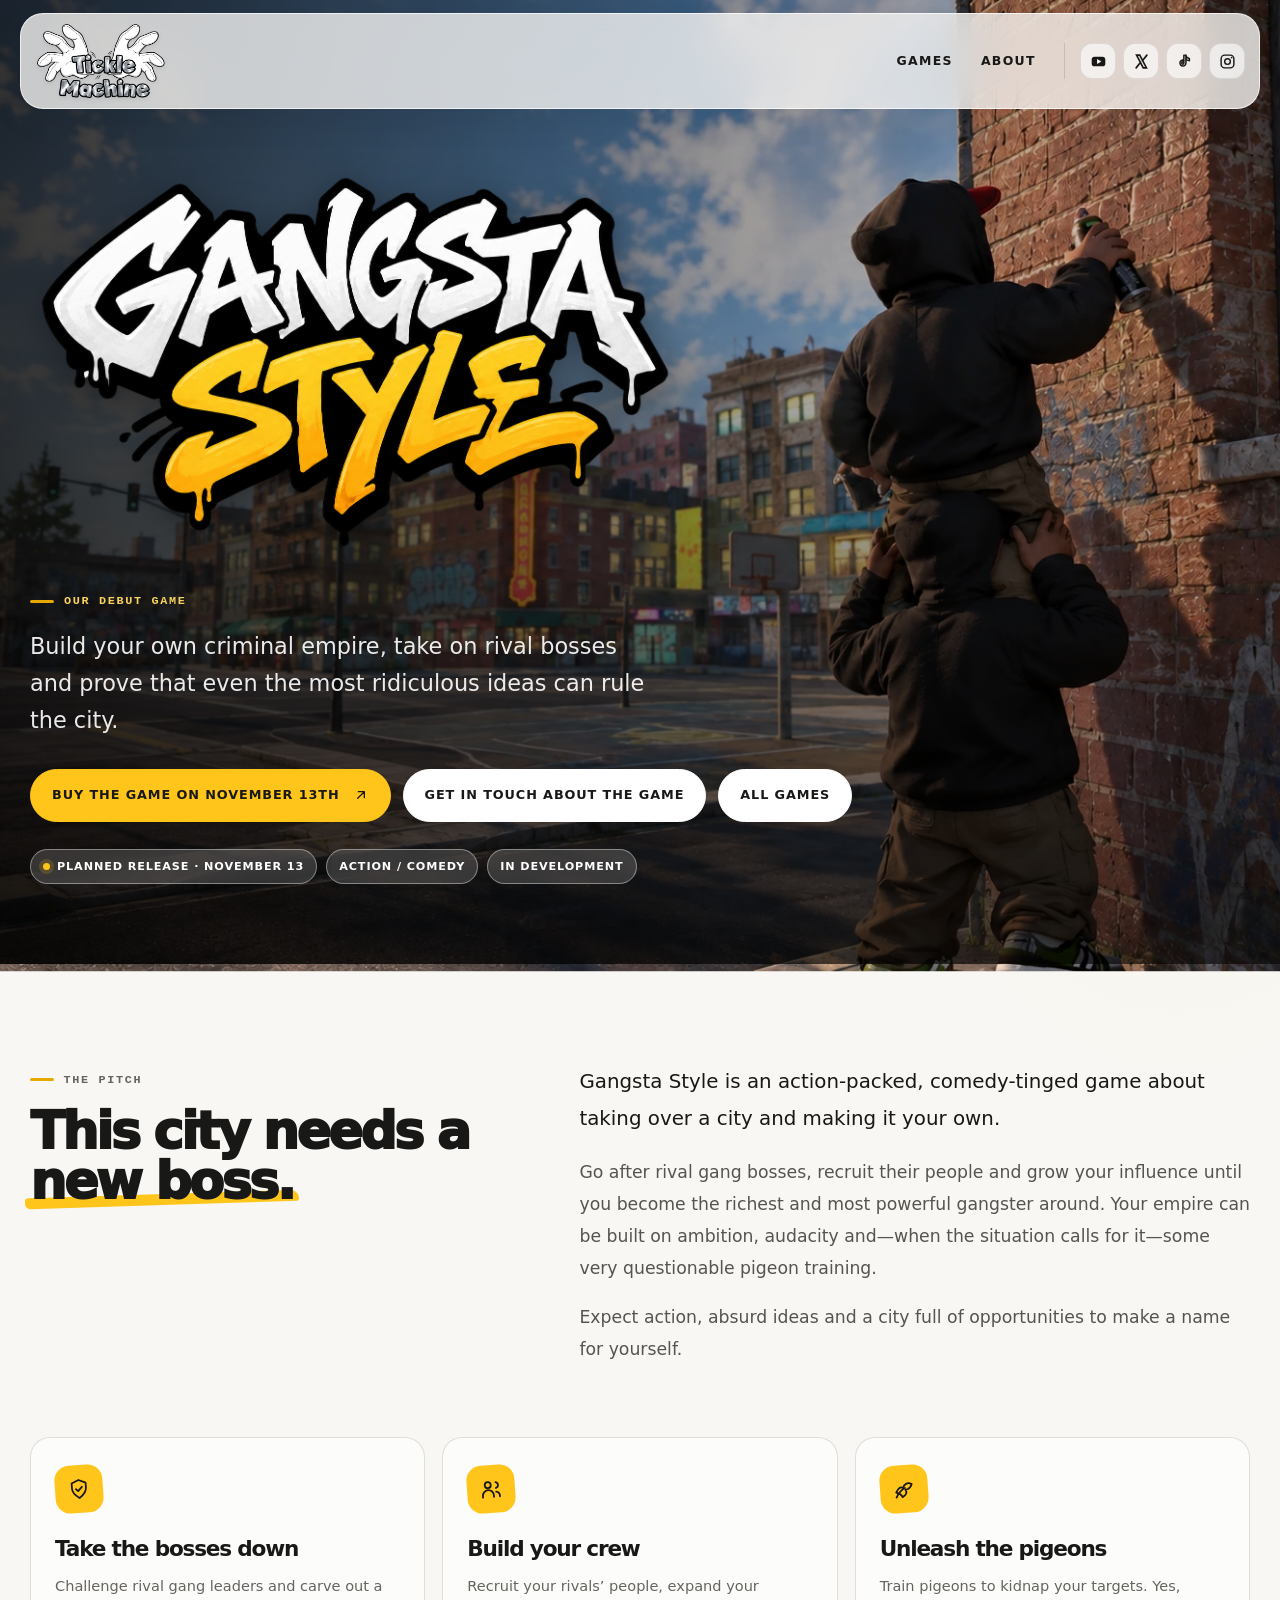
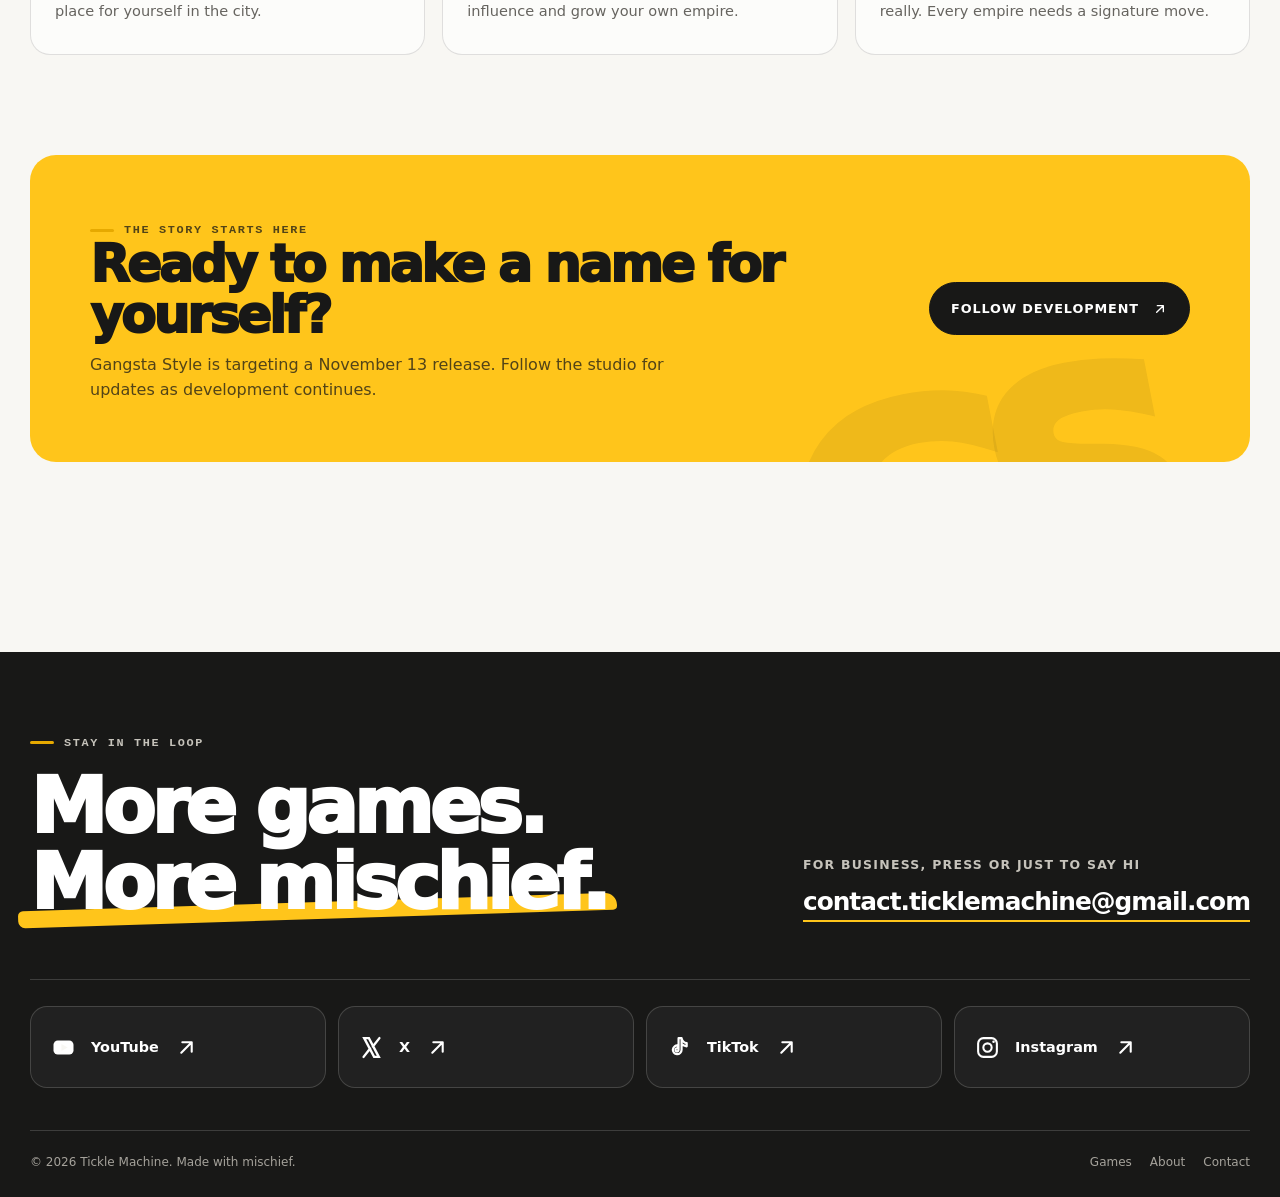
<file: gangsta-style.html>
<!doctype html>
<html lang="en">
<head>
  <meta charset="utf-8">
  <meta name="viewport" content="width=device-width, initial-scale=1">
  <meta name="theme-color" content="#f8f7f3">
  <meta name="description" content="Gangsta Style is an action-comedy game about defeating rival gang bosses, recruiting their people and building your own criminal empire. Planned release: November 13.">
  <meta property="og:type" content="website">
  <meta property="og:title" content="Gangsta Style — Tickle Machine">
  <meta property="og:description" content="Gangsta Style is an action-comedy game about defeating rival gang bosses, recruiting their people and building your own criminal empire. Planned release: November 13.">
  <title>Tickle Machine</title>
<script>document.documentElement.classList.add("js");</script>
  <link rel="stylesheet" href="styles.css">
  <script src="script.js" defer></script>
  <link rel="icon" type="image/png" sizes="566x566" href="assets/favicon.png">
  <link rel="icon" type="image/x-icon" href="assets/favicon.ico">
  <link rel="apple-touch-icon" sizes="180x180" href="assets/apple-touch-icon.png">
</head>
<body>
<a class="skip-link" href="#main-content">Skip to content</a>
<header class="site-header">
  <div class="nav-inner">
    <a class="brand-mark" href="index.html" aria-label="Tickle Machine home"><img src="assets/tickle-machine-logo.png" alt="Tickle Machine" width="300" height="176"></a>
    <div class="nav-right">
      <button class="menu-toggle" type="button" aria-label="Open navigation menu" aria-expanded="false" aria-controls="navigation-panel"><svg viewBox="0 0 24 24" fill="none" stroke="currentColor" stroke-width="2.2" stroke-linecap="round" aria-hidden="true"><path d="M4 7h16M4 12h16M4 17h16"/></svg></button>
      <div class="nav-panel" id="navigation-panel">
        <nav class="main-nav" aria-label="Main navigation"><a class="nav-link" href="games.html">GAMES</a><a class="nav-link" href="about.html">ABOUT</a></nav>
        <div class="social-nav-wrap"><p class="mobile-social-heading">Follow the machine</p><div class="nav-socials"><a class="social-icon" href="https://www.youtube.com/@TickleMachineEN" target="_blank" rel="noopener noreferrer" aria-label="Tickle Machine on YouTube" title="YouTube"><svg viewBox="0 0 24 24" aria-hidden="true"><rect x="2.4" y="5.2" width="19.2" height="13.6" rx="4.1" fill="currentColor"/><path d="M10 8.6 16 12l-6 3.4z" fill="var(--paper, #f8f7f3)"/></svg></a><a class="social-icon" href="https://x.com/TickleMachine_" target="_blank" rel="noopener noreferrer" aria-label="Tickle Machine on X" title="X"><svg viewBox="0 0 24 24" aria-hidden="true"><path d="M5 3h4.5l9.5 18h-4.5L5 3Zm-.6 18L10.7 13m2.6-2L19.6 3" fill="none" stroke="currentColor" stroke-width="2.3" stroke-linecap="round"/></svg></a><a class="social-icon" href="https://www.tiktok.com/@ticklemachine_en" target="_blank" rel="noopener noreferrer" aria-label="Tickle Machine on TikTok" title="TikTok"><svg viewBox="0 0 24 24" aria-hidden="true"><path d="M14 3v11.2a4.2 4.2 0 1 1-3.4-4.1v3a1.5 1.5 0 1 0 .5 1.1V3H14Zm0 0c.5 2.7 2.2 4.4 4.9 4.8v3.1A9.6 9.6 0 0 1 14 8.8" fill="none" stroke="currentColor" stroke-width="2.1" stroke-linecap="round" stroke-linejoin="round"/></svg></a><a class="social-icon" href="https://www.instagram.com/ticklemachine_en/" target="_blank" rel="noopener noreferrer" aria-label="Tickle Machine on Instagram" title="Instagram"><svg viewBox="0 0 24 24" aria-hidden="true"><rect x="3" y="3" width="18" height="18" rx="5.1" fill="none" stroke="currentColor" stroke-width="2"/><circle cx="12" cy="12" r="4" fill="none" stroke="currentColor" stroke-width="2"/><circle cx="17.8" cy="6.4" r="1.2" fill="currentColor"/></svg></a></div></div>
      </div>
    </div>
  </div>
</header>
<main id="main-content">
<section class="detail-hero">
  <div class="detail-hero-content reveal">
    <h1>Gangsta Style — the debut game from Tickle Machine</h1>
    <div class="detail-logo-panel"><img src="assets/gangsta-style-logo.png" alt="Gangsta Style" width="1347" height="812"></div>
    <p class="eyebrow" style="color:#f8d35d">Our debut game</p>
    <p class="lead">Build your own criminal empire, take on rival bosses and prove that even the most ridiculous ideas can rule the city.</p>
    <div class="button-row"><a class="button button-primary"
       href="https://tickle-machine.itch.io/gangsta-style"
       target="_blank"
       rel="noopener noreferrer">

        Buy the game on November 13th

        <svg viewBox="0 0 24 24" fill="none"
             stroke="currentColor" stroke-width="2"
             stroke-linecap="round" stroke-linejoin="round"
             aria-hidden="true">
            <path d="M7 17 17 7M8 7h9v9"/>
        </svg>
    </a>

    <!-- BOTÓN SECUNDARIO: CONTACTO -->
    <a class="button button-light"
       href="mailto:contact.ticklemachine@gmail.com?subject=Gangsta%20Style%20updates">

        Get in touch about the game

    </a>

    <!-- BOTÓN SECUNDARIO: TODOS LOS JUEGOS -->
    <a class="button button-light" href="games.html">

        All games

    </a></div>
    <div class="detail-meta"><span class="pill"><span class="pill-dot"></span> Planned release · November 13</span><span class="pill">Action / Comedy</span><span class="pill">In development</span></div>
  </div>
</section>
<section class="section">
  <div class="container">
    <div class="detail-overview">
      <aside class="overview-aside reveal"><p class="eyebrow">The pitch</p><h2>This city needs a <span class="accent-text">new boss.</span></h2></aside>
      <div class="overview-copy reveal reveal-delay-1"><p>Gangsta Style is an action-packed, comedy-tinged game about taking over a city and making it your own.</p><p>Go after rival gang bosses, recruit their people and grow your influence until you become the richest and most powerful gangster around. Your empire can be built on ambition, audacity and—when the situation calls for it—some very questionable pigeon training.</p><p>Expect action, absurd ideas and a city full of opportunities to make a name for yourself.</p></div>
    </div>
    <div class="feature-list">
      <article class="feature-tile reveal"><span class="tile-icon"><svg viewBox="0 0 24 24" fill="none" stroke="currentColor" stroke-width="1.8" stroke-linecap="round" stroke-linejoin="round" aria-hidden="true"><path d="m12 3 7 3v5c0 4.4-3 7.4-7 10-4-2.6-7-5.6-7-10V6l7-3Z"/><path d="m9 12 2 2 4-4"/></svg></span><h3>Take the bosses down</h3><p>Challenge rival gang leaders and carve out a place for yourself in the city.</p></article>
      <article class="feature-tile reveal reveal-delay-1"><span class="tile-icon"><svg viewBox="0 0 24 24" fill="none" stroke="currentColor" stroke-width="1.8" stroke-linecap="round" stroke-linejoin="round" aria-hidden="true"><circle cx="9" cy="8" r="3"/><path d="M3.5 20v-1.5a5.5 5.5 0 0 1 11 0V20M17 5.5a3 3 0 0 1 0 5.8M17 15a4.5 4.5 0 0 1 3.5 4.4V20"/></svg></span><h3>Build your crew</h3><p>Recruit your rivals’ people, expand your influence and grow your own empire.</p></article>
      <article class="feature-tile reveal reveal-delay-2"><span class="tile-icon"><svg viewBox="0 0 24 24" fill="none" stroke="currentColor" stroke-width="1.8" stroke-linecap="round" stroke-linejoin="round" aria-hidden="true"><path d="M4 15c2.4-4.5 4.8-5.8 7-4 1.5-4.2 5.2-5.7 9-3.5-1.2 3.3-3.3 5.2-6.6 5.3 1.8 2.8.4 5.6-3.4 7.2-.5-2.3-2.3-3.7-6-5Z"/><path d="M4 20c2.4-4.5 5-7.3 9-9"/></svg></span><h3>Unleash the pigeons</h3><p>Train pigeons to kidnap your targets. Yes, really. Every empire needs a signature move.</p></article>
    </div>
  </div>
</section>
<section class="section" style="padding-top:0"><div class="container"><div class="detail-end-card reveal"><div><p class="eyebrow">The story starts here</p><h2>Ready to make a name for yourself?</h2><p>Gangsta Style is targeting a November 13 release. Follow the studio for updates as development continues.</p></div><a class="button" href="https://www.youtube.com/@TickleMachineEN" target="_blank" rel="noopener noreferrer">Follow development <svg viewBox="0 0 24 24" fill="none" stroke="currentColor" stroke-width="2" stroke-linecap="round" stroke-linejoin="round" aria-hidden="true"><path d="M7 17 17 7M8 7h9v9"/></svg></a></div></div></section>
</main>
<footer class="site-footer">
  <div class="container">
    <div class="footer-top">
      <div><p class="eyebrow">Stay in the loop</p><h2>More games.<br><span class="accent-text">More mischief.</span></h2></div>
      <div class="footer-email-block"><p>For business, press or just to say hi</p><a class="footer-email" href="mailto:contact.ticklemachine@gmail.com">contact.ticklemachine@gmail.com</a></div>
    </div>
    <div class="footer-socials" aria-label="Social media"><a class="footer-social" href="https://www.youtube.com/@TickleMachineEN" target="_blank" rel="noopener noreferrer" aria-label="Follow Tickle Machine on YouTube"><svg viewBox="0 0 24 24" aria-hidden="true"><rect x="2.4" y="5.2" width="19.2" height="13.6" rx="4.1" fill="currentColor"/><path d="M10 8.6 16 12l-6 3.4z" fill="var(--paper, #f8f7f3)"/></svg><span>YouTube</span><svg viewBox="0 0 24 24" fill="none" stroke="currentColor" stroke-width="2" stroke-linecap="round" stroke-linejoin="round" aria-hidden="true"><path d="M7 17 17 7M8 7h9v9"/></svg></a><a class="footer-social" href="https://x.com/TickleMachine_" target="_blank" rel="noopener noreferrer" aria-label="Follow Tickle Machine on X"><svg viewBox="0 0 24 24" aria-hidden="true"><path d="M5 3h4.5l9.5 18h-4.5L5 3Zm-.6 18L10.7 13m2.6-2L19.6 3" fill="none" stroke="currentColor" stroke-width="2.3" stroke-linecap="round"/></svg><span>X</span><svg viewBox="0 0 24 24" fill="none" stroke="currentColor" stroke-width="2" stroke-linecap="round" stroke-linejoin="round" aria-hidden="true"><path d="M7 17 17 7M8 7h9v9"/></svg></a><a class="footer-social" href="https://www.tiktok.com/@ticklemachine_en" target="_blank" rel="noopener noreferrer" aria-label="Follow Tickle Machine on TikTok"><svg viewBox="0 0 24 24" aria-hidden="true"><path d="M14 3v11.2a4.2 4.2 0 1 1-3.4-4.1v3a1.5 1.5 0 1 0 .5 1.1V3H14Zm0 0c.5 2.7 2.2 4.4 4.9 4.8v3.1A9.6 9.6 0 0 1 14 8.8" fill="none" stroke="currentColor" stroke-width="2.1" stroke-linecap="round" stroke-linejoin="round"/></svg><span>TikTok</span><svg viewBox="0 0 24 24" fill="none" stroke="currentColor" stroke-width="2" stroke-linecap="round" stroke-linejoin="round" aria-hidden="true"><path d="M7 17 17 7M8 7h9v9"/></svg></a><a class="footer-social" href="https://www.instagram.com/ticklemachine_en/" target="_blank" rel="noopener noreferrer" aria-label="Follow Tickle Machine on Instagram"><svg viewBox="0 0 24 24" aria-hidden="true"><rect x="3" y="3" width="18" height="18" rx="5.1" fill="none" stroke="currentColor" stroke-width="2"/><circle cx="12" cy="12" r="4" fill="none" stroke="currentColor" stroke-width="2"/><circle cx="17.8" cy="6.4" r="1.2" fill="currentColor"/></svg><span>Instagram</span><svg viewBox="0 0 24 24" fill="none" stroke="currentColor" stroke-width="2" stroke-linecap="round" stroke-linejoin="round" aria-hidden="true"><path d="M7 17 17 7M8 7h9v9"/></svg></a></div>
    <div class="footer-bottom"><p>© <span data-current-year>2026</span> Tickle Machine. Made with mischief.</p><div class="footer-bottom-links"><a href="games.html">Games</a><a href="about.html">About</a><a href="mailto:contact.ticklemachine@gmail.com">Contact</a></div></div>
  </div>
</footer>
</body>
</html>
</file>
<file: styles.css>
:root {
  --paper: #f8f7f3;
  --paper-deep: #efede7;
  --ink: #181817;
  --muted: #66645f;
  --line: rgba(24, 24, 23, .13);
  --yellow: #ffc51b;
  --yellow-deep: #e6a900;
  --white: #fff;
  --glass: rgba(255, 255, 255, .72);
  --shadow: 0 24px 70px rgba(24, 24, 23, .12);
  --radius: 26px;
  --content: 1220px;
}

* { box-sizing: border-box; }
html { scroll-behavior: smooth; scroll-padding-top: 112px; }
body {
  margin: 0;
  color: var(--ink);
  background:
    radial-gradient(ellipse at 92% 4%, rgba(255, 197, 27, .10), transparent 27rem),
    var(--paper);
  font-family: Inter, ui-sans-serif, system-ui, -apple-system, BlinkMacSystemFont, "Segoe UI", sans-serif;
  line-height: 1.55;
  -webkit-font-smoothing: antialiased;
}
body.menu-open { overflow: hidden; }
a { color: inherit; text-decoration: none; }
button { font: inherit; }
img { display: block; max-width: 100%; height: auto; }
::selection { color: var(--ink); background: var(--yellow); }

.skip-link { position: absolute; z-index: 200; top: 8px; left: 8px; padding: 10px 14px; background: var(--yellow); border-radius: 12px; transform: translateY(-150%); }
.skip-link:focus { transform: translateY(0); }
.site-header {
  position: fixed;
  z-index: 100;
  top: 0; left: 0; right: 0;
  padding: 13px 20px;
  transition: padding .25s ease;
}
.site-header.scrolled { padding-top: 7px; padding-bottom: 7px; }
.nav-inner {
  width: min(100%, 1420px);
  min-height: 86px;
  margin: 0 auto;
  padding: 8px 14px 8px 10px;
  display: flex; align-items: center; justify-content: space-between; gap: 24px;
  border: 1px solid rgba(255,255,255,.72);
  background: rgba(250, 249, 246, .78);
  -webkit-backdrop-filter: blur(22px) saturate(1.15);
  backdrop-filter: blur(22px) saturate(1.15);
  border-radius: 23px;
  box-shadow: 0 8px 38px rgba(20, 19, 17, .07);
}
.brand-mark { flex: 0 0 auto; width: 140px; display: inline-flex; align-items: center; justify-content: center; border-radius: 13px; transform-origin: center; animation: brand-float 5s ease-in-out infinite; }
.brand-mark img { width: 100%; height: 78px; object-fit: contain; mix-blend-mode: normal; filter: drop-shadow(0 2px 2px rgba(24,24,23,.08)); }
@keyframes brand-float { 0%,100% { transform: translateY(0) rotate(-.25deg); } 50% { transform: translateY(-2px) rotate(.25deg); } }
.nav-right { display: flex; align-items: center; justify-content: flex-end; gap: clamp(15px, 2vw, 30px); }
.main-nav { display: flex; align-items: center; gap: clamp(18px, 2.2vw, 34px); }
.nav-link { position: relative; padding: 10px 0; font-size: .78rem; font-weight: 850; letter-spacing: .105em; }
.nav-link::after { content: ""; position: absolute; left: 0; bottom: 4px; width: 100%; height: 2px; background: var(--yellow-deep); transform: scaleX(0); transform-origin: right; transition: transform .25s ease; }
.nav-link:hover::after, .nav-link[aria-current="page"]::after { transform: scaleX(1); transform-origin: left; }
.nav-socials { display: flex; align-items: center; gap: 7px; padding-left: 15px; border-left: 1px solid var(--line); }
.social-icon { display: inline-grid; place-items: center; color: var(--ink); background: rgba(255,255,255,.62); border: 1px solid rgba(24,24,23,.10); transition: transform .25s ease, background .25s ease, border-color .25s ease; }
.social-icon:hover { background: var(--yellow); border-color: var(--yellow); transform: translateY(-3px) rotate(-3deg); }
.social-icon svg { width: 17px; height: 17px; display: block; }
.nav-socials .social-icon { width: 36px; height: 36px; border-radius: 12px; }
.menu-toggle { display: none; align-items: center; justify-content: center; width: 44px; height: 44px; background: var(--yellow); border: 0; border-radius: 13px; color: var(--ink); cursor: pointer; }
.menu-toggle svg { width: 22px; height: 22px; }

main { overflow: clip; }
.container { width: min(calc(100% - 48px), var(--content)); margin-inline: auto; }
.section { padding: 100px 0; }
.eyebrow { display: inline-flex; align-items: center; gap: 10px; margin: 0 0 18px; font-family: ui-monospace, SFMono-Regular, Menlo, Consolas, monospace; font-size: .74rem; line-height: 1.4; font-weight: 800; letter-spacing: .14em; text-transform: uppercase; color: var(--muted); }
.eyebrow::before { content: ""; width: 24px; height: 3px; background: var(--yellow-deep); border-radius: 8px; }
h1, h2, h3, p { margin-top: 0; }
h1, h2, h3 { letter-spacing: -.055em; line-height: .99; }
h1 { font-size: clamp(3.3rem, 7.5vw, 7.3rem); font-weight: 950; margin-bottom: 26px; }
h2 { font-size: clamp(2.5rem, 5vw, 5.2rem); font-weight: 920; margin-bottom: 22px; }
h3 { font-size: clamp(1.45rem, 2vw, 2rem); font-weight: 900; margin-bottom: 13px; }
.lead { max-width: 600px; color: #4e4c47; font-size: clamp(1.05rem, 1.5vw, 1.28rem); line-height: 1.65; }
.accent-text { position: relative; display: inline-block; z-index: 0; white-space: nowrap; }
.accent-text::after { content: ""; position: absolute; left: -2%; right: -2%; bottom: .03em; height: .22em; z-index: -1; background: var(--yellow); transform: rotate(-1.8deg); border-radius: 5px 12px 4px 7px; }
.button-row { display: flex; align-items: center; flex-wrap: wrap; gap: 12px; margin-top: 30px; }
.button { min-height: 53px; display: inline-flex; align-items: center; justify-content: center; gap: 13px; padding: 0 21px; border: 1px solid var(--ink); border-radius: 999px; background: var(--ink); color: white; font-size: .8rem; font-weight: 850; letter-spacing: .07em; text-transform: uppercase; transition: transform .25s ease, box-shadow .25s ease, background .25s ease, color .25s ease; }
.button svg { width: 16px; height: 16px; }
.button:hover { transform: translateY(-3px); box-shadow: 0 11px 23px rgba(24,24,23,.16); }
.button-primary { color: var(--ink); background: var(--yellow); border-color: var(--yellow); }
.button-primary:hover { background: #ffd34b; }
.button-light { color: var(--ink); background: rgba(255,255,255,.65); }
.button-light:hover { background: white; }
.text-link { display: inline-flex; align-items: center; gap: 10px; font-size: .88rem; font-weight: 850; }
.text-link svg { width: 18px; transition: transform .2s ease; }
.text-link:hover svg { transform: translateX(4px); }
.pill { display: inline-flex; align-items: center; gap: 7px; padding: 8px 12px; border: 1px solid rgba(255,255,255,.4); border-radius: 999px; background: rgba(255,255,255,.16); -webkit-backdrop-filter: blur(12px); backdrop-filter: blur(12px); font-size: .7rem; font-weight: 850; letter-spacing: .08em; text-transform: uppercase; }
.pill-dot { width: 7px; height: 7px; border-radius: 100%; background: var(--yellow); box-shadow: 0 0 0 4px rgba(255,197,27,.17); }

/* Home */
.home-hero { min-height: min(870px, 100svh); padding: 156px 0 76px; display: flex; align-items: center; }
.hero-grid { display: grid; grid-template-columns: .95fr 1.05fr; gap: clamp(35px, 6vw, 88px); align-items: center; }
.hero-copy { position: relative; z-index: 2; }
.hero-copy h1 { max-width: 680px; }
.hero-copy .lead { max-width: 535px; }
.hero-mini-note { display: inline-flex; align-items: center; gap: 10px; margin-top: 26px; color: var(--muted); font-size: .82rem; font-weight: 650; }
.hero-mini-note svg { width: 20px; height: 20px; color: var(--yellow-deep); }
.hero-art-wrap { position: relative; isolation: isolate; }
.hero-art { position: relative; border-radius: 30px; overflow: hidden; min-height: 440px; aspect-ratio: 1.02 / 1; background: #282727; box-shadow: var(--shadow); transform: rotate(1.1deg); }
.hero-art::after { content: ""; position: absolute; inset: 0; background: linear-gradient(180deg, rgba(0,0,0,.02) 25%, rgba(0,0,0,.7) 100%); }
.hero-art > img { position: absolute; inset: 0; width: 100%; height: 100%; object-fit: cover; object-position: 65% center; transform: scale(1.02); transition: transform .8s cubic-bezier(.2,.7,.2,1); }
.hero-art-wrap:hover .hero-art > img { transform: scale(1.075); }
.art-topline { position: absolute; z-index: 2; top: 22px; left: 22px; right: 22px; display: flex; justify-content: space-between; gap: 12px; color: white; }
.art-mark { position: absolute; z-index: 3; bottom: 22px; left: 22px; right: 22px; display: flex; align-items: end; justify-content: space-between; gap: 15px; color: #fff; }
.art-mark .game-logo { width: min(62%, 360px); padding: 0; border-radius: 0; background: transparent; box-shadow: none; -webkit-backdrop-filter: none; backdrop-filter: none; transform: none; }
.art-mark .game-logo img { display: block; width: 100%; height: auto; max-height: none; object-fit: contain; filter: drop-shadow(0 7px 14px rgba(0,0,0,.38)); }
.art-mark .art-title { font-size: .76rem; line-height: 1.4; font-weight: 850; letter-spacing: .12em; text-transform: uppercase; text-align: right; }
.sticker { position: absolute; z-index: 4; right: -17px; top: 22%; width: 112px; height: 112px; display: grid; place-items: center; text-align: center; padding: 15px; background: var(--yellow); border-radius: 50%; font-size: .7rem; line-height: 1.2; font-weight: 950; letter-spacing: .05em; text-transform: uppercase; transform: rotate(10deg); box-shadow: 0 13px 30px rgba(0,0,0,.14); }
.hero-orbit { position: absolute; z-index: -1; width: 145px; height: 145px; top: -28px; right: -24px; border: 1px solid rgba(24,24,23,.2); border-radius: 50%; }
.hero-orbit::after { content: ""; position: absolute; width: 12px; height: 12px; top: 19px; left: 14px; border-radius: 50%; background: var(--yellow); }
.scroll-hint { display: flex; align-items: center; gap: 10px; margin-top: 42px; color: var(--muted); font-size: .7rem; letter-spacing: .14em; font-weight: 850; text-transform: uppercase; }
.scroll-hint span { width: 35px; height: 35px; display: grid; place-items: center; border: 1px solid var(--line); border-radius: 50%; animation: nudge 1.7s ease-in-out infinite; }
.scroll-hint svg { width: 15px; }
@keyframes nudge { 0%,100% { transform: translateY(0); } 50% { transform: translateY(4px); } }

.intro-strip { padding: 22px 0; border-block: 1px solid var(--line); background: rgba(255,255,255,.42); overflow: hidden; }
.marquee { display: flex; width: max-content; align-items: center; gap: 28px; animation: marquee 28s linear infinite; }
.marquee span { white-space: nowrap; font-size: .73rem; font-weight: 900; letter-spacing: .15em; text-transform: uppercase; }
.marquee .star { color: var(--yellow-deep); font-size: 1.4rem; }
@keyframes marquee { to { transform: translateX(-50%); } }
.home-games { padding-top: 112px; }
.section-heading { display: flex; align-items: end; justify-content: space-between; gap: 30px; margin-bottom: 42px; }
.section-heading h2 { max-width: 690px; margin-bottom: 0; }
.section-heading p { max-width: 330px; margin-bottom: 5px; color: var(--muted); }
.game-feature { display: grid; grid-template-columns: 1.05fr .95fr; align-items: stretch; overflow: hidden; border: 1px solid rgba(24,24,23,.08); border-radius: var(--radius); background: rgba(255,255,255,.66); box-shadow: 0 16px 50px rgba(24,24,23,.045); }
.game-feature + .game-feature { margin-top: 35px; }
.game-feature.reverse .feature-visual { order: 2; }
.game-feature.reverse .feature-content { order: 1; }
.feature-visual { position: relative; min-height: 450px; overflow: hidden; background: #242322; }
.feature-visual > img.scene { width: 100%; height: 100%; position: absolute; inset: 0; object-fit: cover; object-position: 56% center; transition: transform .8s ease; }
.game-feature:hover .feature-visual > img.scene { transform: scale(1.04); }
.feature-visual::after { content: ""; position: absolute; inset: 0; background: linear-gradient(0deg, rgba(0,0,0,.44), transparent 60%); pointer-events: none; }
.feature-visual .visual-tag { position: absolute; z-index: 2; left: 22px; top: 22px; }
.feature-visual .floating-logo { position: absolute; z-index: 2; left: 7%; right: 7%; bottom: 7%; display: flex; justify-content: center; padding: 0; border-radius: 0; background: transparent; box-shadow: none; }
.feature-visual .floating-logo img { display: block; width: min(100%, 470px); height: auto; max-height: none; object-fit: contain; filter: drop-shadow(0 7px 15px rgba(0,0,0,.46)); }
.feature-content { padding: clamp(34px, 5.2vw, 72px); display: flex; flex-direction: column; align-items: flex-start; justify-content: center; }
.feature-content .eyebrow { margin-bottom: 22px; }
.feature-content h3 { font-size: clamp(2.4rem, 4vw, 4.3rem); line-height: .93; margin-bottom: 20px; }
.feature-content p { color: #5f5c55; font-size: 1rem; line-height: 1.75; }
.feature-meta { display: flex; flex-wrap: wrap; gap: 8px; margin: 9px 0 24px; }
.meta-chip { padding: 7px 10px; border-radius: 999px; background: var(--paper-deep); font-size: .69rem; font-weight: 800; letter-spacing: .03em; }
.feature-content .button { margin-top: 7px; }
.studio-banner { position: relative; overflow: hidden; padding: clamp(40px, 7vw, 88px); margin-top: 100px; border-radius: 30px; background: var(--ink); color: #fff; }
.studio-banner::before, .studio-banner::after { content: ""; position: absolute; border: 1px solid rgba(255,255,255,.14); border-radius: 50%; pointer-events: none; }
.studio-banner::before { width: 350px; height: 350px; top: -230px; right: -25px; }
.studio-banner::after { width: 530px; height: 530px; bottom: -460px; right: -80px; }
.studio-banner .eyebrow { color: #c7c4bd; }
.studio-banner h2 { position: relative; max-width: 800px; }
.studio-banner p { position: relative; max-width: 620px; color: #d3d0c9; }
.studio-banner .button-light { color: var(--ink); background: #fff; border-color: white; }

/* Inner page heading */
.page-intro { padding: 190px 0 70px; position: relative; }
.page-intro h1 { max-width: 940px; font-size: clamp(3.6rem, 8vw, 8rem); margin-bottom: 22px; }
.page-intro .lead { max-width: 690px; }
.page-stamp { position: absolute; right: max(24px, calc((100vw - var(--content))/2)); top: 190px; width: 105px; height: 105px; display: grid; place-items: center; text-align: center; border-radius: 50%; border: 1px solid rgba(24,24,23,.24); color: var(--muted); font-size: .63rem; font-weight: 850; letter-spacing: .13em; line-height: 1.45; text-transform: uppercase; transform: rotate(12deg); }

/* Games grid */
.games-grid-section { padding: 0 0 120px; }
.games-toolbar { display: flex; align-items: center; justify-content: space-between; gap: 18px; margin-bottom: 28px; padding-bottom: 18px; border-bottom: 1px solid var(--line); }
.games-toolbar span { font-size: .76rem; font-weight: 850; letter-spacing: .12em; text-transform: uppercase; color: var(--muted); }
.games-grid { display: grid; grid-template-columns: repeat(3, minmax(0, 1fr)); gap: 28px; }
.game-card { min-width: 0; }
.game-card-link { display: block; height: 100%; }
.game-cover { position: relative; overflow: hidden; isolation: isolate; aspect-ratio: .95 / 1; display: flex; align-items: end; justify-content: center; padding: 20px; border-radius: 22px; background: #2a2927; box-shadow: 0 14px 35px rgba(24,24,23,.09); transition: transform .3s ease, box-shadow .3s ease; }
.game-cover::after { content: ""; position: absolute; z-index: -1; inset: 0; background: linear-gradient(180deg, rgba(0,0,0,.01) 22%, rgba(0,0,0,.72) 100%); }
.game-card-link:hover .game-cover { transform: translateY(-7px) rotate(-.35deg); box-shadow: 0 25px 48px rgba(24,24,23,.16); }
.game-cover .cover-bg { position: absolute; z-index: -2; inset: 0; width: 100%; height: 100%; object-fit: cover; transition: transform .6s ease; }
.game-card-link:hover .cover-bg { transform: scale(1.06); }
.cover-logo { width: 100%; display: flex; justify-content: center; padding: 0; border-radius: 0; background: transparent; }
.cover-logo img { display: block; width: min(100%, 450px); height: auto; max-height: none; object-fit: contain; filter: drop-shadow(0 6px 12px rgba(0,0,0,.48)); }
.cover-index { position: absolute; top: 15px; left: 15px; padding: 8px 10px; color: white; font-family: ui-monospace, SFMono-Regular, Menlo, monospace; font-size: .72rem; font-weight: 800; border-radius: 999px; border: 1px solid rgba(255,255,255,.5); background: rgba(0,0,0,.17); -webkit-backdrop-filter: blur(10px); backdrop-filter: blur(10px); }
.cover-open { position: absolute; top: 14px; right: 14px; display: grid; place-items: center; width: 37px; height: 37px; border-radius: 50%; color: var(--ink); background: var(--yellow); transform: translateY(4px); opacity: 0; transition: opacity .25s ease, transform .25s ease; }
.cover-open svg { width: 17px; }
.game-card-link:hover .cover-open { opacity: 1; transform: translateY(0); }
.game-card-info { display: flex; align-items: start; justify-content: space-between; gap: 14px; padding: 18px 3px 0; }
.game-card-info h2 { font-size: clamp(1.2rem, 2vw, 1.75rem); margin: 0 0 7px; line-height: 1.05; }
.game-card-info p { margin: 0; color: var(--muted); font-size: .88rem; }
.game-status { flex: 0 0 auto; margin-top: 2px; padding: 7px 9px; border-radius: 999px; background: rgba(255,197,27,.25); color: #5a4700; font-size: .61rem; line-height: 1.2; font-weight: 900; letter-spacing: .06em; text-transform: uppercase; }
.placeholder-card { min-height: 100%; }
.placeholder-cover { aspect-ratio: .95 / 1; display: flex; align-items: center; justify-content: center; flex-direction: column; position: relative; padding: 25px; overflow: hidden; border: 1px dashed rgba(24,24,23,.24); border-radius: 22px; background: linear-gradient(145deg, rgba(255,255,255,.65), rgba(239,237,231,.5)); }
.placeholder-cover::before, .placeholder-cover::after { content: ""; position: absolute; width: 180px; height: 180px; border: 1px solid rgba(24,24,23,.08); border-radius: 50%; }
.placeholder-cover::after { width: 260px; height: 260px; }
.placeholder-icon { width: 61px; height: 61px; z-index: 1; display: grid; place-items: center; border-radius: 20px; background: var(--yellow); transform: rotate(-7deg); }
.placeholder-icon svg { width: 28px; height: 28px; }
.placeholder-kicker, .placeholder-cover strong { position: relative; z-index: 1; text-align: center; }
.placeholder-kicker { margin: 25px 0 9px; color: var(--muted); font-size: .65rem; font-weight: 850; letter-spacing: .15em; text-transform: uppercase; }
.placeholder-cover strong { max-width: 260px; font-size: clamp(1.4rem, 2.5vw, 2.3rem); line-height: .99; letter-spacing: -.05em; }
.placeholder-card .game-card-info { padding-top: 18px; }

/* Game detail */
.detail-hero { position: relative; min-height: 690px; padding: 166px 0 80px; display: flex; align-items: end; color: white; background: #222; isolation: isolate; }
.detail-hero::before { content: ""; position: absolute; z-index: -2; inset: 0; background-image: url("assets/gangsta-style-scene.webp"); background-size: cover; background-position: center 58%; transform: scale(1.015); }
.detail-hero::after { content: ""; position: absolute; z-index: -1; inset: 0; background: linear-gradient(90deg, rgba(0,0,0,.78) 0%, rgba(0,0,0,.35) 56%, rgba(0,0,0,.13) 100%), linear-gradient(0deg, rgba(0,0,0,.54), transparent 65%); }
.detail-hero-content { width: min(calc(100% - 48px), var(--content)); margin: 0 auto; }
.detail-logo-panel { width: min(100%, 650px); padding: 0; margin-bottom: 28px; border-radius: 0; background: transparent; box-shadow: none; transform: none; }
.detail-logo-panel img { display: block; width: 100%; height: auto; max-height: none; object-fit: contain; filter: drop-shadow(0 8px 18px rgba(0,0,0,.38)); }
.detail-hero h1 { position: absolute; width: 1px; height: 1px; padding: 0; margin: -1px; overflow: hidden; clip: rect(0,0,0,0); white-space: nowrap; border: 0; }
.detail-hero .lead { max-width: 630px; color: rgba(255,255,255,.91); font-size: clamp(1.12rem, 1.8vw, 1.4rem); }
.detail-hero .button-light { color: var(--ink); background: white; border-color: white; }
.detail-meta { display: flex; flex-wrap: wrap; gap: 9px; margin-top: 27px; }
.detail-overview { display: grid; grid-template-columns: .8fr 1.2fr; gap: clamp(40px, 8vw, 110px); align-items: start; }
.overview-aside { position: sticky; top: 126px; }
.overview-aside h2 { font-size: clamp(2.7rem, 4vw, 4.4rem); }
.overview-copy p { color: #57544f; font-size: 1.08rem; line-height: 1.85; }
.overview-copy p:first-child { font-size: 1.24rem; color: var(--ink); }
.feature-list { display: grid; grid-template-columns: repeat(3, minmax(0, 1fr)); gap: 17px; margin-top: 54px; }
.feature-tile { padding: 27px 24px 30px; border: 1px solid var(--line); border-radius: 20px; background: rgba(255,255,255,.6); transition: transform .25s ease, background .25s ease; }
.feature-tile:hover { transform: translateY(-5px); background: white; }
.tile-icon { width: 48px; height: 48px; display: grid; place-items: center; margin-bottom: 25px; background: var(--yellow); border-radius: 15px; transform: rotate(-4deg); }
.tile-icon svg { width: 24px; height: 24px; }
.feature-tile h3 { font-size: 1.35rem; line-height: 1.05; }
.feature-tile p { margin: 0; font-size: .91rem; color: var(--muted); line-height: 1.7; }
.detail-end-card { position: relative; display: grid; grid-template-columns: 1fr auto; align-items: center; gap: 35px; overflow: hidden; padding: clamp(30px, 5vw, 60px); border-radius: 26px; background: var(--yellow); }
.detail-end-card::after { content: "GS"; position: absolute; right: 8%; bottom: -53%; color: rgba(24,24,23,.065); font-size: 18rem; line-height: .8; font-weight: 1000; letter-spacing: -.14em; transform: rotate(-11deg); pointer-events: none; }
.detail-end-card h2 { position: relative; z-index: 1; margin-bottom: 12px; font-size: clamp(2.2rem, 4vw, 4.1rem); }
.detail-end-card p { position: relative; z-index: 1; margin: 0; max-width: 600px; color: rgba(24,24,23,.75); }
.detail-end-card .button { position: relative; z-index: 1; white-space: nowrap; background: var(--ink); border-color: var(--ink); }

/* About */
.about-manifesto { position: relative; padding: clamp(40px, 8vw, 100px); overflow: hidden; background: var(--ink); color: white; border-radius: 30px; }
.about-manifesto::before { content: "TM"; position: absolute; right: -20px; bottom: -95px; color: rgba(255,255,255,.045); font-size: clamp(11rem, 28vw, 26rem); line-height: .8; font-weight: 1000; letter-spacing: -.15em; pointer-events: none; }
.about-manifesto .eyebrow { color: #c6c3bb; }
.about-manifesto h2 { position: relative; max-width: 850px; font-size: clamp(2.8rem, 6.5vw, 6.5rem); }
.about-manifesto p { position: relative; max-width: 680px; color: #d5d2ca; font-size: 1.07rem; line-height: 1.8; }
.people-grid { display: grid; grid-template-columns: repeat(2, minmax(0, 1fr)); gap: 22px; margin-top: 34px; }
.person-card { display: flex; align-items: center; gap: 23px; padding: 28px; border: 1px solid var(--line); border-radius: 23px; background: rgba(255,255,255,.66); }
.person-monogram { flex: 0 0 auto; width: 84px; height: 84px; display: grid; place-items: center; border-radius: 27px; background: var(--yellow); font-size: 2.15rem; line-height: 1; font-weight: 950; letter-spacing: -.08em; transform: rotate(-4deg); }
.person-card:nth-child(2) .person-monogram { background: var(--ink); color: white; transform: rotate(4deg); }
.person-card h3 { margin-bottom: 7px; }
.person-card p { margin: 0; color: var(--muted); font-size: .9rem; }
.values-grid { display: grid; grid-template-columns: repeat(3,minmax(0,1fr)); gap: 18px; margin-top: 38px; }
.value-card { padding: 27px 25px; border-top: 3px solid var(--yellow); background: rgba(255,255,255,.5); }
.value-card .value-number { display: block; margin-bottom: 27px; color: var(--muted); font-family: ui-monospace, SFMono-Regular, Menlo, monospace; font-size: .72rem; }
.value-card h3 { font-size: 1.35rem; }
.value-card p { margin: 0; color: var(--muted); font-size: .91rem; line-height: 1.7; }
.about-contact { margin-top: 90px; }

/* Footer */
.site-footer { margin-top: 90px; padding: 75px 0 25px; color: white; background: var(--ink); }
.footer-top { display: grid; grid-template-columns: 1fr 1fr; gap: 38px; align-items: end; padding-bottom: 58px; }
.footer-top .eyebrow { color: #c6c3bb; }
.footer-top h2 { max-width: 650px; margin-bottom: 0; font-size: clamp(2.8rem, 6vw, 5.9rem); }
.footer-email-block { justify-self: end; }
.footer-email-block p { margin-bottom: 8px; color: #c6c3bb; font-size: .78rem; font-weight: 750; letter-spacing: .1em; text-transform: uppercase; }
.footer-email { font-size: clamp(1.05rem, 2vw, 1.55rem); font-weight: 800; letter-spacing: -.04em; border-bottom: 2px solid var(--yellow); padding-bottom: 4px; overflow-wrap: anywhere; }
.footer-email:hover { color: var(--yellow); }
.footer-socials { display: grid; grid-template-columns: repeat(4,minmax(0,1fr)); gap: 12px; padding: 26px 0 42px; border-top: 1px solid rgba(255,255,255,.16); border-bottom: 1px solid rgba(255,255,255,.16); }
.footer-social { display: flex; align-items: center; gap: 15px; min-height: 82px; padding: 18px 20px; border: 1px solid rgba(255,255,255,.16); border-radius: 17px; color: white; background: rgba(255,255,255,.045); transition: background .25s ease, transform .25s ease, color .25s ease; }
.footer-social:hover { background: var(--yellow); color: var(--ink); border-color: var(--yellow); transform: translateY(-4px); }
.footer-social svg { width: 25px; height: 25px; flex: 0 0 auto; }
.footer-social span { font-size: .9rem; font-weight: 850; }
.footer-bottom { display: flex; align-items: center; justify-content: space-between; gap: 20px; padding-top: 22px; color: #a5a29b; font-size: .75rem; }
.footer-bottom p { margin: 0; }
.footer-bottom-links { display: flex; gap: 18px; }
.footer-bottom-links a:hover { color: white; }

.reveal { opacity: 1; transform: none; }
.js .reveal { opacity: 0; transform: translateY(24px); transition: opacity .7s ease, transform .7s cubic-bezier(.2,.7,.2,1); }
.js .reveal.is-visible { opacity: 1; transform: translateY(0); }
.reveal-delay-1 { transition-delay: .09s; }
.reveal-delay-2 { transition-delay: .18s; }
.reveal-delay-3 { transition-delay: .27s; }

.nav-panel { display: flex; align-items: center; gap: clamp(18px, 2.2vw, 34px); }
.social-nav-wrap { display: flex; align-items: center; }
.mobile-social-heading { display: none; }

@media (max-width: 1100px) {
  .nav-inner { gap: 15px; }
  .brand-mark { width: 118px; }
  .brand-mark img { height: 68px; }
  .nav-right { gap: 18px; }
  .main-nav { gap: 20px; }
  .nav-socials { padding-left: 10px; gap: 5px; }
  .nav-socials .social-icon { width: 32px; height: 32px; border-radius: 10px; }
  .home-hero { min-height: auto; padding-top: 155px; padding-bottom: 80px; }
  .hero-grid { gap: 38px; }
  .hero-art { min-height: 390px; }
  .sticker { width: 94px; height: 94px; font-size: .62rem; right: -11px; }
  .games-grid { gap: 18px; }
  .game-cover { padding: 15px; }
  .footer-social { padding: 15px; gap: 10px; }
}
@media (max-width: 850px) {
  .site-header { padding: 10px 12px; }
  .nav-inner { position: relative; min-height: 66px; padding: 5px 8px; border-radius: 19px; }
  .brand-mark { width: 106px; }
  .brand-mark img { height: 61px; }
  .menu-toggle { display: inline-flex; position: relative; z-index: 102; }
  .nav-right { gap: 0; }
  /* A compact glass dropdown anchored beneath the mobile header. Keeping this
     panel absolute (rather than fixed inside a backdrop-filter parent) prevents
     it collapsing into a tiny blurred square on mobile browsers. */
  .nav-panel { position: absolute; z-index: 101; top: calc(100% + 10px); left: 0; right: 0; padding: 20px; display: flex; flex-direction: column; align-items: stretch; gap: 20px; border: 1px solid rgba(255,255,255,.86); border-radius: 22px; background: rgba(248,247,243,.94); -webkit-backdrop-filter: blur(28px) saturate(1.15); backdrop-filter: blur(28px) saturate(1.15); box-shadow: 0 24px 60px rgba(24,24,23,.16); opacity: 0; visibility: hidden; pointer-events: none; transform: translateY(-8px); transition: opacity .22s ease, transform .22s ease, visibility .22s; max-height: calc(100vh - 115px); max-height: calc(100dvh - 115px); overflow-y: auto; overscroll-behavior: contain; }
  .nav-panel.open { opacity: 1; visibility: visible; pointer-events: auto; transform: translateY(0); }
  .main-nav { display: flex; flex-direction: column; align-items: stretch; gap: 0; }
  .nav-link { font-size: 1.45rem; padding: 17px 5px; border-bottom: 1px solid var(--line); }
  .nav-link::after { bottom: 8px; width: 100px; }
  .nav-socials { border-left: 0; padding: 0; gap: 12px; }
  .nav-socials .social-icon { width: 54px; height: 54px; border-radius: 16px; }
  .nav-socials .social-icon svg { width: 22px; height: 22px; }
  .mobile-social-heading { color: var(--muted); margin: 0 0 13px; font-size: .72rem; font-weight: 850; letter-spacing: .13em; text-transform: uppercase; }
  .hero-grid { grid-template-columns: 1fr; gap: 44px; }
  .hero-copy { max-width: 720px; }
  .home-hero { padding-top: 145px; }
  .hero-art-wrap { width: min(100%, 710px); margin-left: auto; }
  .hero-art { min-height: 0; aspect-ratio: 1.25 / 1; }
  .section { padding: 78px 0; }
  .section-heading { align-items: start; flex-direction: column; gap: 18px; }
  .game-feature { grid-template-columns: 1fr; }
  .feature-visual { min-height: 370px; aspect-ratio: 1.35 / 1; }
  .feature-content { padding: 38px; }
  .game-feature.reverse .feature-visual, .game-feature.reverse .feature-content { order: initial; }
  .page-stamp { width: 78px; height: 78px; top: 175px; right: 28px; font-size: .53rem; }
  .games-grid { grid-template-columns: repeat(2,minmax(0,1fr)); }
  .detail-hero { min-height: 620px; }
  .detail-overview { grid-template-columns: 1fr; gap: 20px; }
  .overview-aside { position: static; }
  .feature-list { grid-template-columns: repeat(2,minmax(0,1fr)); }
  .feature-tile:last-child { grid-column: span 2; }
  .footer-top { grid-template-columns: 1fr; align-items: start; }
  .footer-email-block { justify-self: start; }
  .footer-socials { grid-template-columns: repeat(2,minmax(0,1fr)); }
}
@media (max-width: 560px) {
  .container { width: min(calc(100% - 34px), var(--content)); }
  h1 { font-size: clamp(3rem, 15vw, 5rem); }
  h2 { font-size: clamp(2.55rem, 11vw, 4rem); }
  .home-hero { padding: 132px 0 58px; }
  .hero-copy h1 { margin-bottom: 20px; }
  .hero-copy .lead { font-size: 1.03rem; }
  .button-row { margin-top: 24px; }
  .button { min-height: 49px; padding-inline: 17px; font-size: .72rem; }
  .hero-art { aspect-ratio: .93 / 1; border-radius: 23px; }
  .art-topline { left: 14px; top: 14px; right: 14px; }
  .art-mark { left: 13px; right: 13px; bottom: 15px; flex-direction: column; align-items: start; }
  .art-mark .game-logo { width: 65%; }
  .art-mark .art-title { align-self: end; margin-top: -8px; }
  .sticker { top: 16%; right: -8px; width: 78px; height: 78px; padding: 10px; font-size: .51rem; }
  .hero-orbit { width: 90px; height: 90px; top: -20px; right: -12px; }
  .scroll-hint { margin-top: 27px; }
  .home-games { padding-top: 72px; }
  .section { padding: 66px 0; }
  .feature-visual { min-height: 310px; }
  .feature-content { padding: 29px 24px 32px; }
  .feature-content h3 { font-size: 3rem; }
  .studio-banner { margin-top: 70px; border-radius: 23px; }
  .page-intro { padding: 146px 0 51px; }
  .page-intro h1 { font-size: clamp(3.35rem, 16vw, 5.2rem); }
  .page-stamp { display: none; }
  .games-grid-section { padding-bottom: 75px; }
  .games-grid { grid-template-columns: 1fr; gap: 28px; }
  .game-cover, .placeholder-cover { aspect-ratio: 1.08 / 1; }
  .game-cover { padding: 22px; }
  .cover-logo { max-width: 420px; }
  .game-card-info h2 { font-size: 1.55rem; }
  .detail-hero { min-height: 650px; padding: 142px 0 49px; }
  .detail-hero-content { width: calc(100% - 34px); }
  .detail-logo-panel { width: min(100%, 520px); }
  .detail-hero .lead { font-size: 1.05rem; }
  .detail-meta { margin-top: 19px; }
  .feature-list { grid-template-columns: 1fr; }
  .feature-tile:last-child { grid-column: auto; }
  .detail-end-card { grid-template-columns: 1fr; gap: 22px; }
  .detail-end-card .button { justify-self: start; }
  .people-grid, .values-grid { grid-template-columns: 1fr; }
  .person-card { padding: 20px; gap: 17px; }
  .person-monogram { width: 68px; height: 68px; border-radius: 22px; font-size: 1.8rem; }
  .about-manifesto { border-radius: 23px; }
  .about-contact { margin-top: 62px; }
  .site-footer { margin-top: 65px; padding-top: 58px; }
  .footer-top { padding-bottom: 38px; }
  .footer-socials { grid-template-columns: 1fr 1fr; gap: 9px; padding: 20px 0 30px; }
  .footer-social { flex-direction: column; align-items: start; justify-content: center; gap: 10px; min-height: 96px; padding: 15px; border-radius: 15px; }
  .footer-social span { font-size: .82rem; }
  .footer-bottom { flex-direction: column; align-items: start; gap: 10px; }
}
@media (prefers-reduced-motion: reduce) {
  *, *::before, *::after { scroll-behavior: auto !important; animation-duration: .01ms !important; animation-iteration-count: 1 !important; transition-duration: .01ms !important; }
  .reveal { opacity: 1; transform: none; }
}
@media (max-width: 850px) {
  .social-nav-wrap { display: block; }
  .mobile-social-heading { display: block; }
}
</file>
